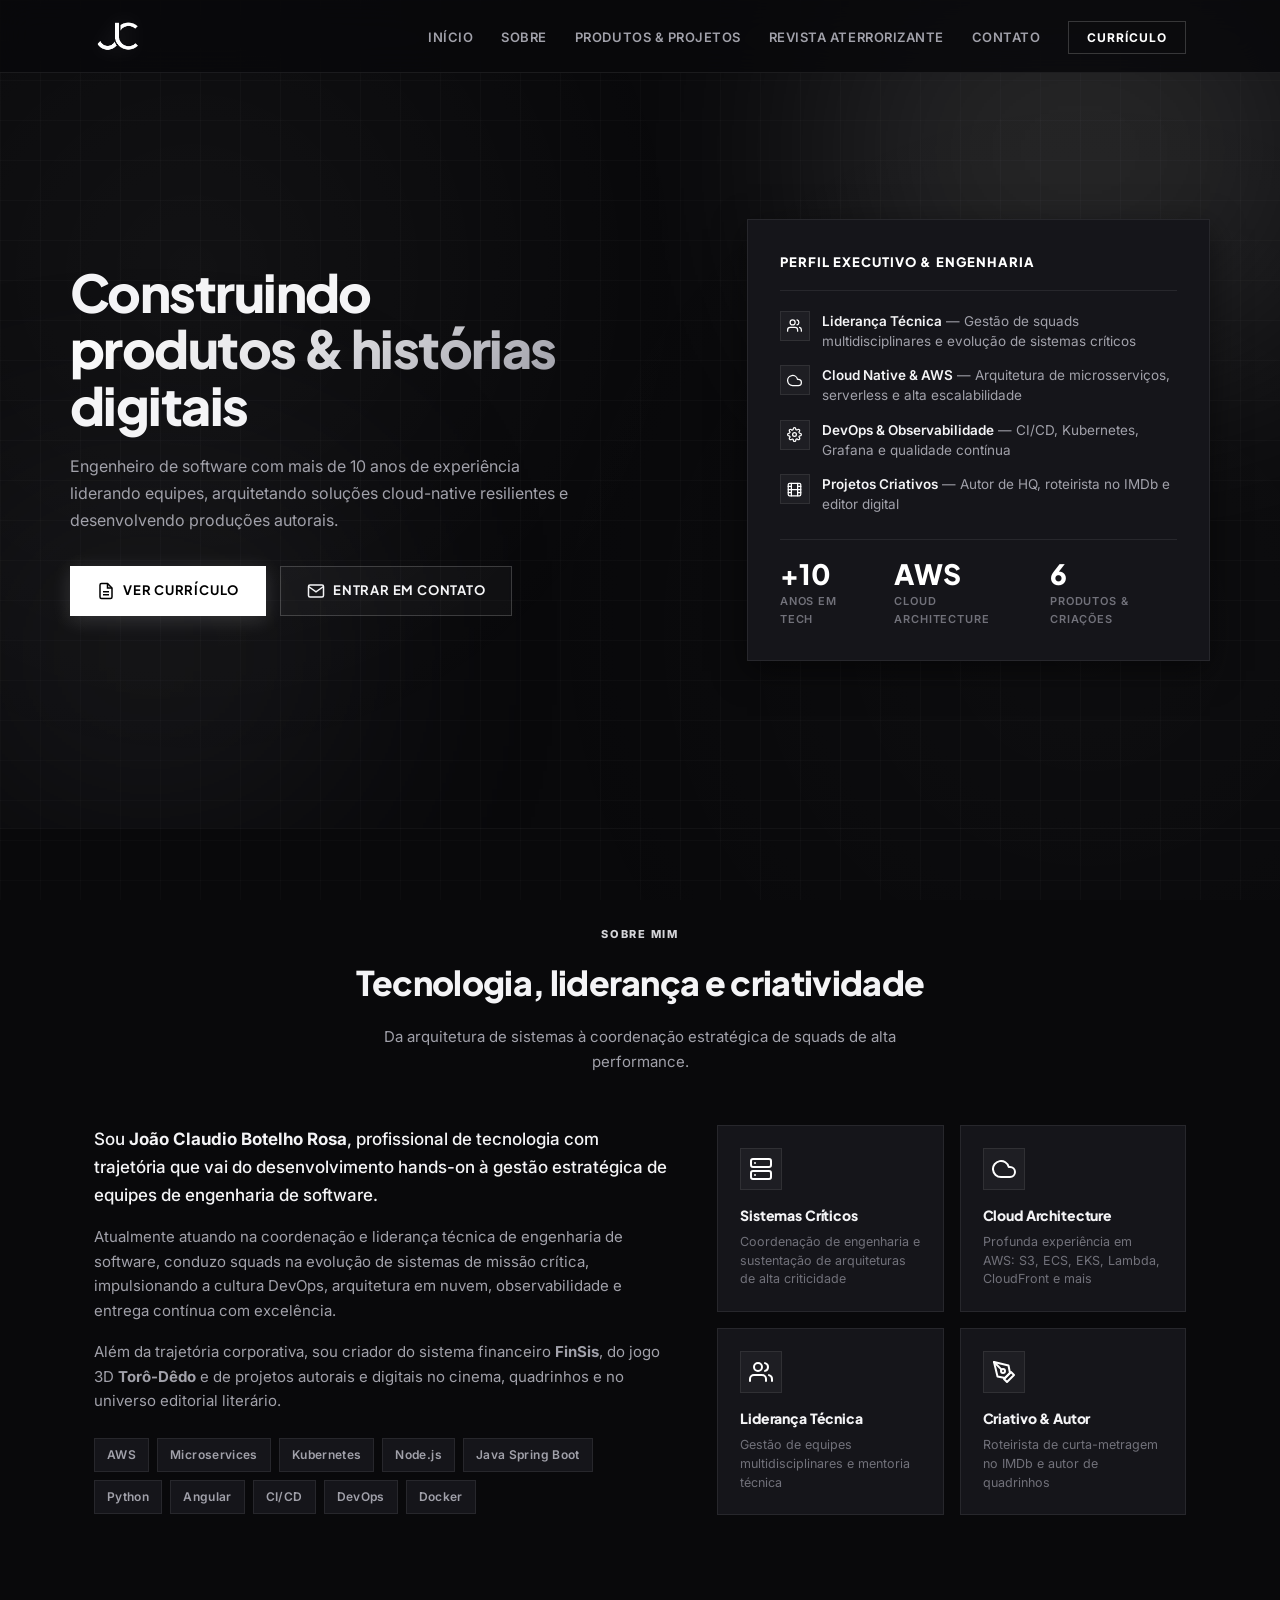
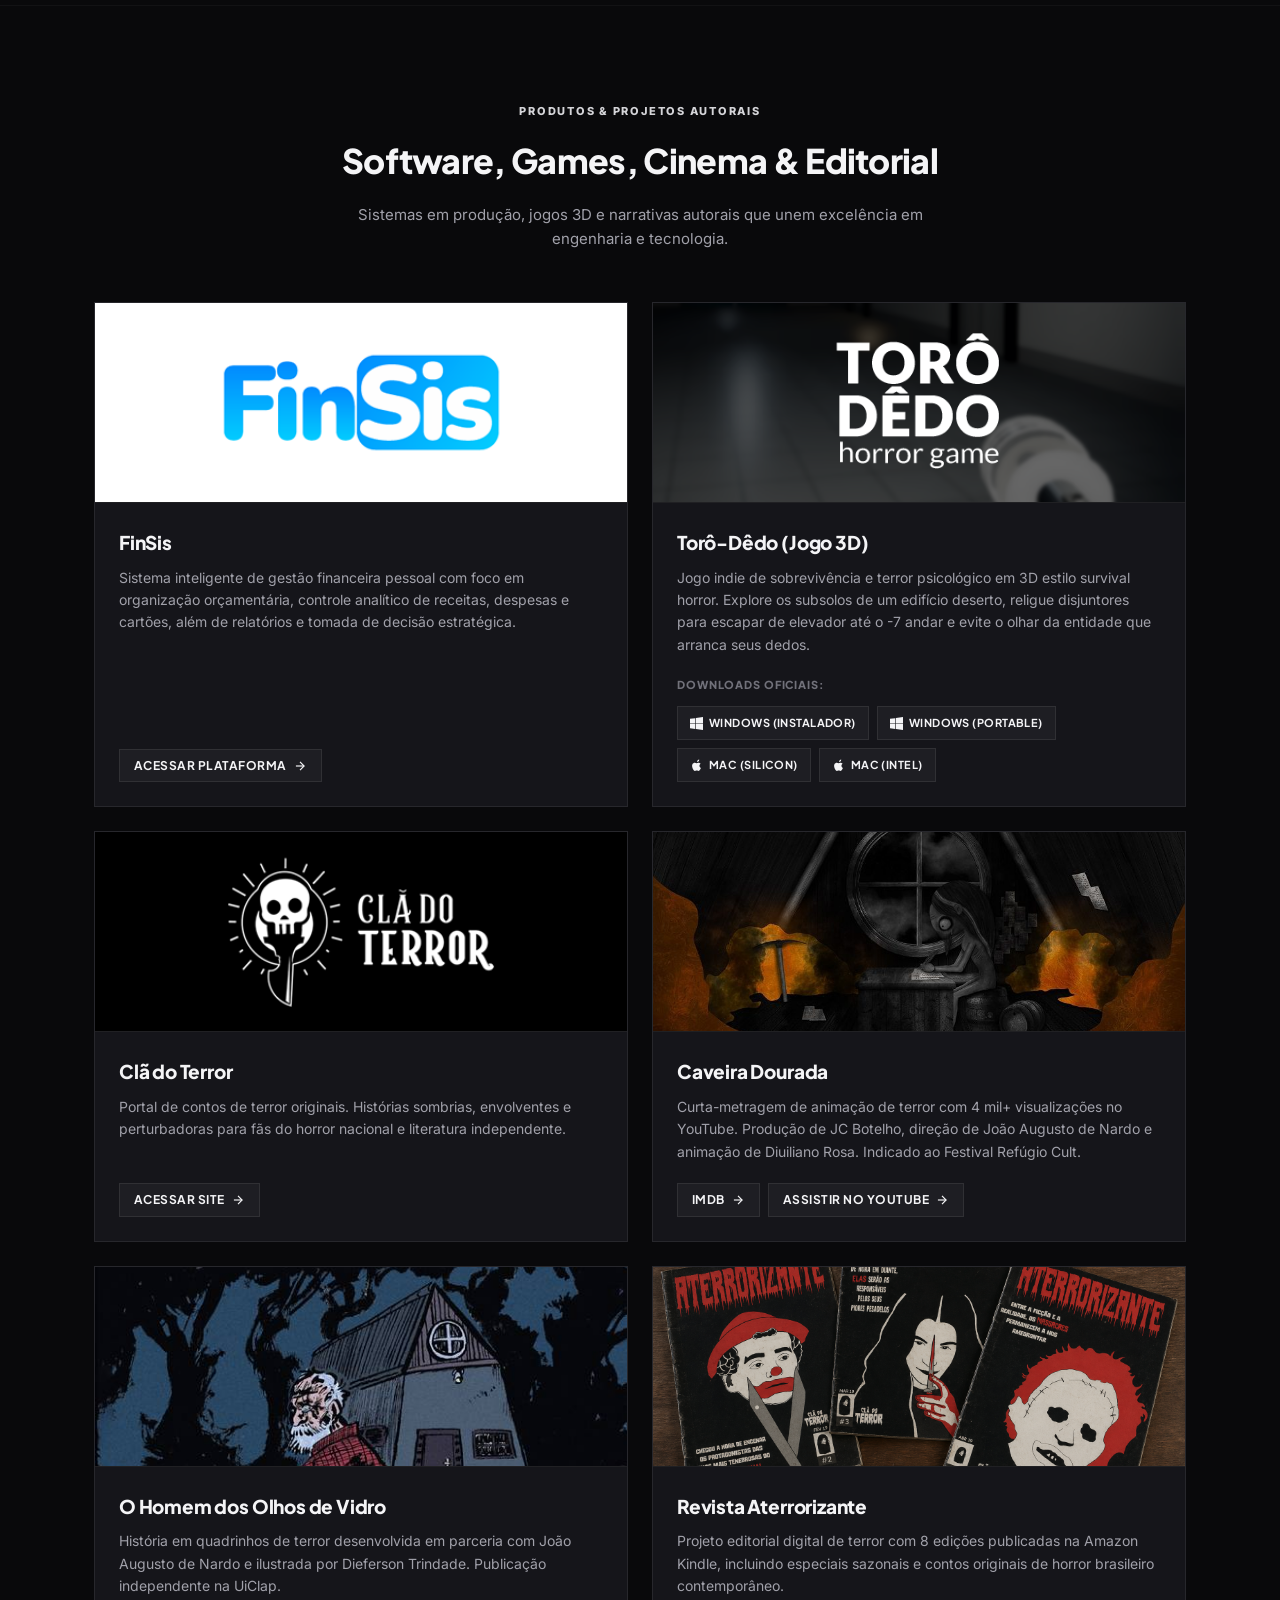
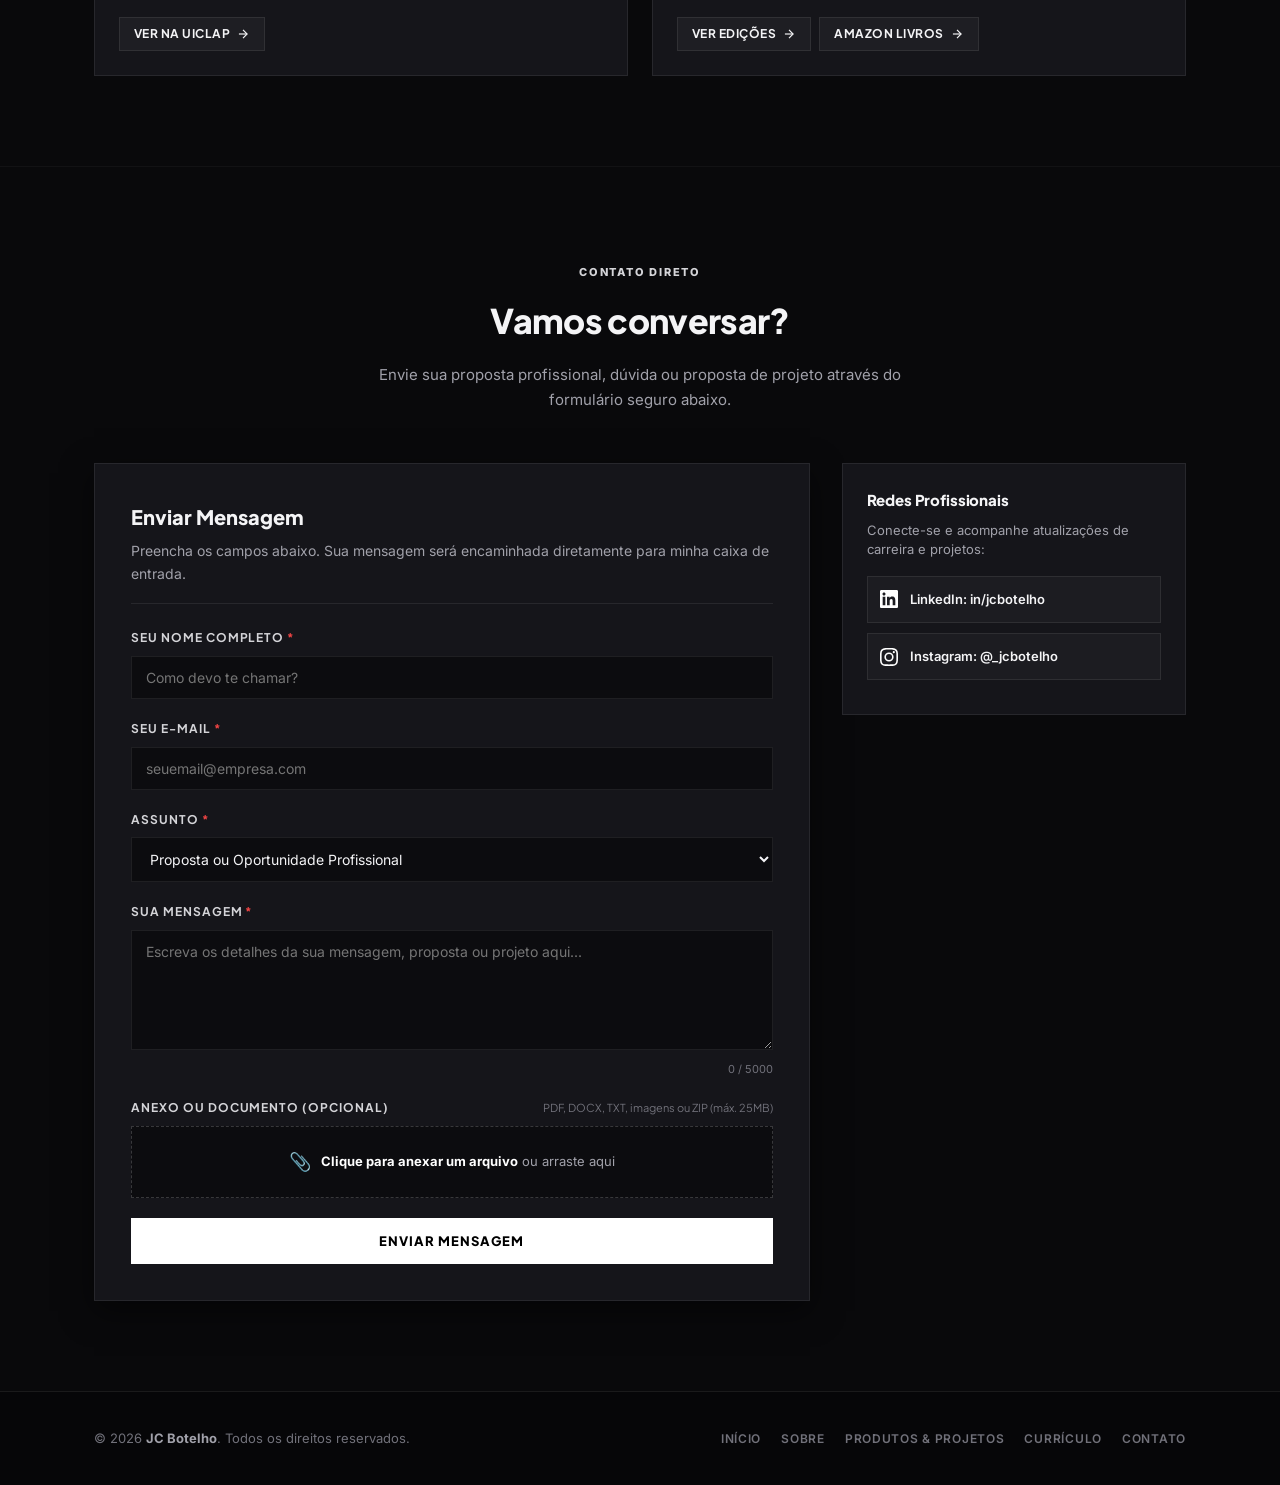
<file: index.html>
<!DOCTYPE html>
<html lang="pt-BR">

<head>
  <!-- Google tag (gtag.js) -->
  <script async src="https://www.googletagmanager.com/gtag/js?id=G-QG7CDPJR3G"></script>
  <script>
    window.dataLayer = window.dataLayer || [];
    function gtag() { dataLayer.push(arguments); }
    gtag('js', new Date());

    gtag('config', 'G-QG7CDPJR3G');
  </script>
  <meta charset="UTF-8">
  <meta name="viewport" content="width=device-width, initial-scale=1.0">
  <title>JC Botelho | Coordenador de Tecnologia, Engenheiro de Software &amp; Criador Digital</title>
  <meta name="description"
    content="João Claudio Botelho Rosa (JC Botelho) — Coordenador de Tecnologia e Engenheiro de Software com mais de 10 anos de experiência em AWS, microsserviços, DevOps, Kubernetes e liderança técnica. Criador do FinSis, do jogo Torô-Dêdo, do Clã do Terror, roteirista do curta Caveira Dourada (IMDb) e autor da HQ O Homem dos Olhos de Vidro.">
  <meta name="keywords"
    content="JC Botelho, João Claudio Botelho Rosa, coordenador de tecnologia, coordenador de sistemas, engenheiro de software, desenvolvedor full stack, AWS, Amazon Web Services, microsserviços, DevOps, Kubernetes, Docker, liderança técnica, arquitetura de software, cloud computing, FinSis, finsis.com.br, gestão financeira, Toro-Dedo, jogo toro-dedo, survival horror, indie game, Clã do Terror, cladoterror.com, Caveira Dourada, curta-metragem terror, O Homem dos Olhos de Vidro, HQ terror, Revista Aterrorizante, contos de terror, horror nacional, São Paulo, Brasil, FIAP MBA, UNIP Sistemas de Informação, Java Spring Boot, Node.js, Python, Angular, TypeScript, CI/CD, pipelines, observabilidade, Grafana, Prometheus">
  <meta name="author" content="João Claudio Botelho Rosa">
  <meta name="robots" content="index, follow, max-snippet:-1, max-image-preview:large, max-video-preview:-1">
  <link rel="canonical" href="https://jcbotelho.com/">

  <!-- Geo Tags -->
  <meta name="geo.region" content="BR-SP">
  <meta name="geo.placename" content="São Paulo, Brasil">
  <meta name="geo.position" content="-23.5505;-46.6333">
  <meta name="ICBM" content="-23.5505, -46.6333">

  <!-- Language -->
  <meta http-equiv="content-language" content="pt-BR">
  <link rel="alternate" hreflang="pt-BR" href="https://jcbotelho.com/">

  <!-- Open Graph -->
  <meta property="og:type" content="website">
  <meta property="og:title" content="JC Botelho — Coordenador de Tecnologia &amp; Engenheiro de Software">
  <meta property="og:description"
    content="Mais de 10 anos construindo soluções tecnológicas escaláveis, liderando equipes de engenharia de software e desenvolvendo produtos digitais como FinSis e o jogo Torô-Dêdo.">
  <meta property="og:url" content="https://jcbotelho.com/">
  <meta property="og:image" content="https://jcbotelho.com/assets/images/jc-botelho.jpeg">
  <meta property="og:image:width" content="800">
  <meta property="og:image:height" content="800">
  <meta property="og:image:alt" content="João Claudio Botelho Rosa — JC Botelho, Coordenador de Tecnologia">
  <meta property="og:locale" content="pt_BR">
  <meta property="og:site_name" content="JC Botelho">

  <!-- Twitter Card -->
  <meta name="twitter:card" content="summary_large_image">
  <meta name="twitter:title" content="JC Botelho — Coordenador de Tecnologia &amp; Engenheiro de Software">
  <meta name="twitter:description"
    content="Engenheiro de software com +10 anos. Coordenador de Tecnologia, criador do FinSis, do jogo Torô-Dêdo, Clã do Terror e produções autorais.">
  <meta name="twitter:image" content="https://jcbotelho.com/assets/images/jc-botelho.jpeg">
  <meta name="twitter:image:alt" content="JC Botelho — Coordenador de Tecnologia">

  <!-- Preconnect for performance -->
  <link rel="preconnect" href="https://fonts.googleapis.com">
  <link rel="preconnect" href="https://fonts.gstatic.com" crossorigin>

  <!-- Web Manifest & Favicon -->
  <link rel="manifest" href="site.webmanifest">
  <link rel="icon" type="image/svg+xml" href="favicon.svg">

  <!-- Schema.org JSON-LD: Person (primary) -->
  <script type="application/ld+json">
  {
    "@context": "https://schema.org",
    "@type": "Person",
    "@id": "https://jcbotelho.com/#person",
    "name": "João Claudio Botelho Rosa",
    "alternateName": ["JC Botelho", "J.C. Botelho", "João Claudio Botelho"],
    "url": "https://jcbotelho.com",
    "image": {
      "@type": "ImageObject",
      "url": "https://jcbotelho.com/assets/images/jc-botelho.jpeg",
      "width": 800,
      "height": 800
    },
    "description": "Coordenador de Tecnologia com mais de 10 anos de experiência em engenharia de software, AWS, DevOps e liderança técnica. Criador de projetos digitais e autor de produções criativas.",
    "jobTitle": "Coordenador de Sistemas / Líder Técnico",
    "alumniOf": [
      {
        "@type": "CollegeOrUniversity",
        "name": "FIAP — Faculdade de Informática e Administração Paulista",
        "url": "https://www.fiap.com.br"
      },
      {
        "@type": "CollegeOrUniversity",
        "name": "UNIP — Universidade Paulista",
        "url": "https://www.unip.br"
      }
    ],
    "knowsAbout": [
      "Engenharia de Software", "Arquitetura de Software", "Cloud Computing",
      "Amazon Web Services (AWS)", "Microservices", "DevOps", "CI/CD",
      "Kubernetes", "Docker", "Liderança Técnica", "Gestão de Equipes",
      "Java", "Spring Boot", "Node.js", "Python", "Angular", "TypeScript",
      "PostgreSQL", "DynamoDB", "MongoDB", "Redis",
      "Observabilidade", "Grafana", "Prometheus",
      "Scrum", "Kanban", "Agile", "Inteligência Artificial Generativa"
    ],
    "hasOccupation": {
      "@type": "Occupation",
      "name": "Coordenador de Sistemas / Engenheiro de Software",
      "occupationLocation": { "@type": "City", "name": "São Paulo, SP, Brasil" },
      "skills": "AWS, Microservices, Kubernetes, Docker, Java, Node.js, Python, Angular, CI/CD, DevOps, Liderança Técnica"
    },
    "address": {
      "@type": "PostalAddress",
      "addressLocality": "São Paulo",
      "addressRegion": "SP",
      "addressCountry": "BR"
    },
    "sameAs": [
      "https://www.linkedin.com/in/jcbotelho/",
      "https://www.imdb.com/pt/title/tt16481576/",
      "https://www.youtube.com/watch?v=0ENbkPBh1jo",
      "https://cladoterror.com",
      "https://finsis.com.br"
    ]
  }
  </script>

  <!-- Schema.org JSON-LD: WebSite (search/sitelinks) -->
  <script type="application/ld+json">
  {
    "@context": "https://schema.org",
    "@type": "WebSite",
    "@id": "https://jcbotelho.com/#website",
    "name": "JC Botelho — Site Oficial",
    "alternateName": "jcbotelho.com",
    "url": "https://jcbotelho.com",
    "description": "Site oficial de João Claudio Botelho Rosa (JC Botelho). Coordenador de Tecnologia, engenheiro de software, criador digital e autor.",
    "publisher": { "@id": "https://jcbotelho.com/#person" },
    "inLanguage": "pt-BR"
  }
  </script>

  <!-- Schema.org JSON-LD: BreadcrumbList -->
  <script type="application/ld+json">
  {
    "@context": "https://schema.org",
    "@type": "BreadcrumbList",
    "itemListElement": [
      { "@type": "ListItem", "position": 1, "name": "Início", "item": "https://jcbotelho.com/" },
      { "@type": "ListItem", "position": 2, "name": "Currículo", "item": "https://jcbotelho.com/curriculo.html" }
    ]
  }
  </script>

  <!-- Schema.org JSON-LD: WebApplication — FinSis -->
  <script type="application/ld+json">
  {
    "@context": "https://schema.org",
    "@type": "WebApplication",
    "name": "FinSis",
    "alternateName": "FinSis — Gestão Financeira Pessoal",
    "description": "Sistema de gestão financeira pessoal para controle analítico de receitas, despesas, cartões e planejamento orçamentário.",
    "url": "https://finsis.com.br",
    "applicationCategory": "FinanceApplication",
    "operatingSystem": "All",
    "author": { "@id": "https://jcbotelho.com/#person" }
  }
  </script>

  <!-- Schema.org JSON-LD: VideoGame — Torô-Dêdo -->
  <script type="application/ld+json">
  {
    "@context": "https://schema.org",
    "@type": "VideoGame",
    "name": "Torô-Dêdo",
    "alternateName": "Torô-Dêdo (v1-beta)",
    "description": "Jogo 3D de sobrevivência e terror psicológico onde o jogador deve religar disjuntores em subsolos escuros enquanto evita uma entidade observadora.",
    "url": "https://jcbotelho.com/#producoes",
    "image": "https://jcbotelho.com/assets/images/jogo-toro-dedo.png",
    "genre": ["Terror", "Survival Horror", "Indie Game"],
    "gamePlatform": ["Windows", "macOS"],
    "author": { "@id": "https://jcbotelho.com/#person" }
  }
  </script>

  <!-- Schema.org JSON-LD: CreativeWork — Caveira Dourada -->
  <script type="application/ld+json">
  {
    "@context": "https://schema.org",
    "@type": "Movie",
    "name": "Caveira Dourada",
    "alternateName": "Caveira Dourada — Curta-Metragem Animado de Terror",
    "description": "Curta-metragem de animação de terror com mais de 4 mil visualizações no YouTube. Produção de JC Botelho.",
    "url": "https://www.imdb.com/pt/title/tt16481576/",
    "image": "https://jcbotelho.com/assets/images/caveira-dourada-curta.jpeg",
    "dateCreated": "2021",
    "genre": ["Terror", "Animação", "Curta-metragem"],
    "inLanguage": "pt-BR",
    "author": { "@id": "https://jcbotelho.com/#person" },
    "director": { "@type": "Person", "name": "João Augusto de Nardo" },
    "producer": { "@id": "https://jcbotelho.com/#person" },
    "animator": { "@type": "Person", "name": "Diuiliano Rosa" },
    "video": {
      "@type": "VideoObject",
      "name": "CAVEIRA DOURADA | Curta-Metragem Animado de Terror (2021)",
      "description": "Curta-metragem animado de terror. Um minerador workaholic descobre um novo vício: a escrita.",
      "thumbnailUrl": "https://jcbotelho.com/assets/images/caveira-dourada-curta.jpeg",
      "uploadDate": "2021-11-01",
      "contentUrl": "https://www.youtube.com/watch?v=0ENbkPBh1jo",
      "embedUrl": "https://www.youtube.com/embed/0ENbkPBh1jo"
    },
    "sameAs": [
      "https://www.imdb.com/pt/title/tt16481576/",
      "https://www.youtube.com/watch?v=0ENbkPBh1jo",
      "https://bocadoinferno.com.br/cinema/2021/11/cla-do-terror-libera-o-curta-de-animacao-caveira-dourada-assista/"
    ]
  }
  </script>

  <!-- Schema.org JSON-LD: CreativeWork — O Homem dos Olhos de Vidro -->
  <script type="application/ld+json">
  {
    "@context": "https://schema.org",
    "@type": "ComicStory",
    "name": "O Homem dos Olhos de Vidro",
    "description": "História em quadrinhos de terror desenvolvida por J.C. Botelho, João Augusto de Nardo e Dieferson Trindade. Publicação independente.",
    "url": "https://loja.uiclap.com/titulo/ua33612/",
    "image": "https://jcbotelho.com/assets/images/o-homem-dos-olhos-de-vidro.jpeg",
    "genre": ["Terror", "HQ", "Horror"],
    "inLanguage": "pt-BR",
    "author": [
      { "@id": "https://jcbotelho.com/#person" },
      { "@type": "Person", "name": "João Augusto de Nardo" }
    ],
    "illustrator": { "@type": "Person", "name": "Dieferson Trindade" }
  }
  </script>

  <!-- Schema.org JSON-LD: CreativeWork — Revista Aterrorizante -->
  <script type="application/ld+json">
  {
    "@context": "https://schema.org",
    "@type": "Periodical",
    "name": "Revista Aterrorizante",
    "description": "Projeto editorial digital de terror com 8 edições publicadas na Amazon Kindle, incluindo especiais de Natal e Halloween. Contos originais de horror nacional brasileiro.",
    "url": "https://www.amazon.com.br/s?k=revista+aterrorizante",
    "genre": ["Terror", "Horror", "Contos"],
    "inLanguage": "pt-BR",
    "numberOfIssues": 8,
    "publisher": { "@id": "https://jcbotelho.com/#person" },
    "sameAs": "https://www.amazon.com.br/s?k=revista+aterrorizante"
  }
  </script>

  <link rel="stylesheet" href="styles.css?v=3.1">
</head>

<body>

  <div class="bg-grid"></div>

  <!-- NAVBAR -->
  <nav class="navbar" id="navbar">
    <div class="container navbar-inner">
      <a href="/" class="logo" aria-label="JC Botelho Página Inicial">
        <img src="assets/images/logo-jc-crop.png" alt="JC Monograma Logo" class="logo-img-main">
      </a>
      <button class="menu-toggle" id="menuToggle" aria-label="Abrir menu de navegação">☰</button>
      <ul class="nav-links" id="navLinks">
        <li><a href="#inicio">Início</a></li>
        <li><a href="#sobre">Sobre</a></li>
        <li><a href="#producoes">Produtos &amp; Projetos</a></li>
        <li><a href="revista-aterrorizante.html">Revista Aterrorizante</a></li>
        <li><a href="#contato">Contato</a></li>
        <li><a href="curriculo.html" class="nav-cta">Currículo</a></li>
      </ul>
    </div>
  </nav>

  <!-- HERO -->
  <section class="hero" id="inicio">
    <div class="hero-bg-orb"></div>
    <div class="hero-bg-orb"></div>
    <div class="container hero-inner">
      <div class="hero-content">
        <h1>
          Construindo<br>
          <span class="highlight">produtos &amp; histórias</span><br>
          digitais
        </h1>
        <p class="hero-description">
          Engenheiro de software com mais de 10 anos de experiência liderando equipes,
          arquitetando soluções cloud-native resilientes e desenvolvendo produções autorais.
        </p>
        <div class="hero-ctas">
          <a href="curriculo.html" class="btn btn-primary" id="hero-btn-curriculo">
            <svg width="18" height="18" viewBox="0 0 24 24" fill="none" stroke="currentColor" stroke-width="2">
              <path d="M14 2H6a2 2 0 0 0-2 2v16a2 2 0 0 0 2 2h12a2 2 0 0 0 2-2V8z" />
              <polyline points="14 2 14 8 20 8" />
              <line x1="16" y1="13" x2="8" y2="13" />
              <line x1="16" y1="17" x2="8" y2="17" />
            </svg>
            Ver Currículo
          </a>
          <a href="#contato" class="btn btn-outline" id="hero-btn-contato">
            <svg width="18" height="18" viewBox="0 0 24 24" fill="none" stroke="currentColor" stroke-width="2">
              <path d="M4 4h16c1.1 0 2 .9 2 2v12c0 1.1-.9 2-2 2H4c-1.1 0-2-.9-2-2V6c0-1.1.9-2 2-2z" />
              <polyline points="22,6 12,13 2,6" />
            </svg>
            Entrar em Contato
          </a>
        </div>
      </div>

      <div class="hero-tech-card">
        <div class="hero-card-header">
          <span class="hero-card-title">Perfil Executivo &amp; Engenharia</span>
        </div>
        <ul class="hero-card-list">
          <li>
            <span class="card-icon" aria-hidden="true">
              <svg width="15" height="15" viewBox="0 0 24 24" fill="none" stroke="currentColor" stroke-width="2"
                stroke-linecap="round" stroke-linejoin="round">
                <path d="M17 21v-2a4 4 0 0 0-4-4H5a4 4 0 0 0-4 4v2"></path>
                <circle cx="9" cy="7" r="4"></circle>
                <path d="M23 21v-2a4 4 0 0 0-3-3.87"></path>
                <path d="M16 3.13a4 4 0 0 1 0 7.75"></path>
              </svg>
            </span>
            <div><strong>Liderança Técnica</strong> — Gestão de squads multidisciplinares e evolução de sistemas
              críticos</div>
          </li>
          <li>
            <span class="card-icon" aria-hidden="true">
              <svg width="15" height="15" viewBox="0 0 24 24" fill="none" stroke="currentColor" stroke-width="2"
                stroke-linecap="round" stroke-linejoin="round">
                <path d="M18 10h-1.26A8 8 0 1 0 9 20h9a5 5 0 0 0 0-10z"></path>
              </svg>
            </span>
            <div><strong>Cloud Native &amp; AWS</strong> — Arquitetura de microsserviços, serverless e alta
              escalabilidade</div>
          </li>
          <li>
            <span class="card-icon" aria-hidden="true">
              <svg width="15" height="15" viewBox="0 0 24 24" fill="none" stroke="currentColor" stroke-width="2"
                stroke-linecap="round" stroke-linejoin="round">
                <circle cx="12" cy="12" r="3"></circle>
                <path
                  d="M19.4 15a1.65 1.65 0 0 0 .33 1.82l.06.06a2 2 0 0 1 0 2.83 2 2 0 0 1-2.83 0l-.06-.06a1.65 1.65 0 0 0-1.82-.33 1.65 1.65 0 0 0-1 1.51V21a2 2 0 0 1-2 2 2 2 0 0 1-2-2v-.09A1.65 1.65 0 0 0 9 19.4a1.65 1.65 0 0 0-1.82.33l-.06.06a2 2 0 0 1-2.83 0 2 2 0 0 1 0-2.83l.06-.06a1.65 1.65 0 0 0 .33-1.82 1.65 1.65 0 0 0-1.51-1H3a2 2 0 0 1-2-2 2 2 0 0 1 2-2h.09A1.65 1.65 0 0 0 4.6 9a1.65 1.65 0 0 0-.33-1.82l-.06-.06a2 2 0 0 1 0-2.83 2 2 0 0 1 2.83 0l.06.06a1.65 1.65 0 0 0 1.82.33H9a1.65 1.65 0 0 0 1-1.51V3a2 2 0 0 1 2-2 2 2 0 0 1 2 2v.09a1.65 1.65 0 0 0 1 1.51 1.65 1.65 0 0 0 1.82-.33l.06-.06a2 2 0 0 1 2.83 0 2 2 0 0 1 0 2.83l-.06.06a1.65 1.65 0 0 0-.33 1.82V9a1.65 1.65 0 0 0 1.51 1H21a2 2 0 0 1 2 2 2 2 0 0 1-2 2h-.09a1.65 1.65 0 0 0-1.51 1z">
                </path>
              </svg>
            </span>
            <div><strong>DevOps &amp; Observabilidade</strong> — CI/CD, Kubernetes, Grafana e qualidade contínua</div>
          </li>
          <li>
            <span class="card-icon" aria-hidden="true">
              <svg width="15" height="15" viewBox="0 0 24 24" fill="none" stroke="currentColor" stroke-width="2"
                stroke-linecap="round" stroke-linejoin="round">
                <rect x="2" y="2" width="20" height="20" rx="2.18" ry="2.18"></rect>
                <line x1="7" y1="2" x2="7" y2="22"></line>
                <line x1="17" y1="2" x2="17" y2="22"></line>
                <line x1="2" y1="12" x2="22" y2="12"></line>
                <line x1="2" y1="7" x2="7" y2="7"></line>
                <line x1="2" y1="17" x2="7" y2="17"></line>
                <line x1="17" y1="17" x2="22" y2="17"></line>
                <line x1="17" y1="7" x2="22" y2="7"></line>
              </svg>
            </span>
            <div><strong>Projetos Criativos</strong> — Autor de HQ, roteirista no IMDb e editor digital</div>
          </li>
        </ul>
        <div class="hero-stats">
          <div class="stat-item">
            <div class="stat-number">+10</div>
            <div class="stat-label">Anos em Tech</div>
          </div>
          <div class="stat-item">
            <div class="stat-number">AWS</div>
            <div class="stat-label">Cloud Architecture</div>
          </div>
          <div class="stat-item">
            <div class="stat-number">6</div>
            <div class="stat-label">Produtos &amp; Criações</div>
          </div>
        </div>
      </div>
    </div>
  </section>

  <!-- SOBRE -->
  <section class="section" id="sobre">
    <div class="container">
      <div class="section-header">
        <div class="section-tag">Sobre mim</div>
        <h2 class="section-title">Tecnologia, liderança e criatividade</h2>
        <p class="section-subtitle">
          Da arquitetura de sistemas à coordenação estratégica de squads de alta performance.
        </p>
      </div>
      <div class="about-grid fade-in">
        <div class="about-text">
          <p>
            Sou <strong>João Claudio Botelho Rosa</strong>, profissional de tecnologia com trajetória que
            vai do desenvolvimento hands-on à gestão estratégica de equipes de engenharia de software.
          </p>
          <p>
            Atualmente atuando na coordenação e liderança técnica de engenharia de software, conduzo squads
            na evolução de sistemas de missão crítica, impulsionando a cultura DevOps, arquitetura em nuvem,
            observabilidade e entrega contínua com excelência.
          </p>
          <p>
            Além da trajetória corporativa, sou criador do sistema financeiro <strong>FinSis</strong>, do jogo 3D <strong>Torô-Dêdo</strong> e de projetos autorais e digitais no cinema, quadrinhos
            e no universo editorial literário.
          </p>
          <div class="tech-chips">
            <span class="chip">AWS</span>
            <span class="chip">Microservices</span>
            <span class="chip">Kubernetes</span>
            <span class="chip">Node.js</span>
            <span class="chip">Java Spring Boot</span>
            <span class="chip">Python</span>
            <span class="chip">Angular</span>
            <span class="chip">CI/CD</span>
            <span class="chip">DevOps</span>
            <span class="chip">Docker</span>
          </div>
        </div>
        <div class="about-highlights">
          <div class="highlight-card">
            <div class="icon">
              <svg width="24" height="24" viewBox="0 0 24 24" fill="none" stroke="currentColor" stroke-width="2"
                stroke-linecap="round" stroke-linejoin="round">
                <rect x="2" y="2" width="20" height="8" rx="2" ry="2"></rect>
                <rect x="2" y="14" width="20" height="8" rx="2" ry="2"></rect>
                <line x1="6" y1="6" x2="6.01" y2="6"></line>
                <line x1="6" y1="18" x2="6.01" y2="18"></line>
              </svg>
            </div>
            <h3>Sistemas Críticos</h3>
            <p>Coordenação de engenharia e sustentação de arquiteturas de alta criticidade</p>
          </div>
          <div class="highlight-card">
            <div class="icon">
              <svg width="24" height="24" viewBox="0 0 24 24" fill="none" stroke="currentColor" stroke-width="2"
                stroke-linecap="round" stroke-linejoin="round">
                <path d="M18 10h-1.26A8 8 0 1 0 9 20h9a5 5 0 0 0 0-10z"></path>
              </svg>
            </div>
            <h3>Cloud Architecture</h3>
            <p>Profunda experiência em AWS: S3, ECS, EKS, Lambda, CloudFront e mais</p>
          </div>
          <div class="highlight-card">
            <div class="icon">
              <svg width="24" height="24" viewBox="0 0 24 24" fill="none" stroke="currentColor" stroke-width="2"
                stroke-linecap="round" stroke-linejoin="round">
                <path d="M17 21v-2a4 4 0 0 0-4-4H5a4 4 0 0 0-4 4v2"></path>
                <circle cx="9" cy="7" r="4"></circle>
                <path d="M23 21v-2a4 4 0 0 0-3-3.87"></path>
                <path d="M16 3.13a4 4 0 0 1 0 7.75"></path>
              </svg>
            </div>
            <h3>Liderança Técnica</h3>
            <p>Gestão de equipes multidisciplinares e mentoria técnica</p>
          </div>
          <div class="highlight-card">
            <div class="icon">
              <svg width="24" height="24" viewBox="0 0 24 24" fill="none" stroke="currentColor" stroke-width="2"
                stroke-linecap="round" stroke-linejoin="round">
                <path d="M12 19l7-7 3 3-7 7-3-3z"></path>
                <path d="M18 13l-1.5-7.5L2 2l3.5 14.5L13 18l5-5z"></path>
                <path d="M2 2l7.586 7.586"></path>
                <circle cx="11" cy="11" r="2"></circle>
              </svg>
            </div>
            <h3>Criativo &amp; Autor</h3>
            <p>Roteirista de curta-metragem no IMDb e autor de quadrinhos</p>
          </div>
        </div>
      </div>
    </div>
  </section>

  <!-- PRODUÇÕES & PRODUTOS DIGITAIS -->
  <section class="section" id="producoes">
    <div class="container">
      <div class="section-header">
        <div class="section-tag">Produtos &amp; Projetos Autorais</div>
        <h2 class="section-title">Software, Games, Cinema &amp; Editorial</h2>
        <p class="section-subtitle">
          Sistemas em produção, jogos 3D e narrativas autorais que unem excelência em engenharia e tecnologia.
        </p>
      </div>
      <div class="productions-grid">
        <!-- FinSis -->
        <article class="production-card fade-in">
          <div class="production-img">
            <img src="assets/images/logo-finsis.png"
              alt="FinSis — Sistema Inteligente de Gestão Financeira Pessoal" loading="lazy">
          </div>
          <div class="production-content">
            <h3>FinSis</h3>
            <p>Sistema inteligente de gestão financeira pessoal com foco em organização orçamentária, controle analítico de receitas, despesas e cartões, além de relatórios e tomada de decisão estratégica.</p>
            <div class="production-links">
              <a href="https://finsis.com.br" target="_blank" rel="noopener" aria-label="Acessar plataforma FinSis">
                Acessar plataforma
                <svg width="14" height="14" viewBox="0 0 24 24" fill="none" stroke="currentColor" stroke-width="2" aria-hidden="true">
                  <line x1="5" y1="12" x2="19" y2="12" />
                  <polyline points="12 5 19 12 12 19" />
                </svg>
              </a>
            </div>
          </div>
        </article>

        <!-- Torô-Dêdo -->
        <article class="production-card fade-in">
          <div class="production-img">
            <img src="assets/images/jogo-toro-dedo.png"
              alt="Torô-Dêdo — Jogo 3D de Sobrevivência e Terror Psicológico" loading="lazy">
          </div>
          <div class="production-content">
            <h3>Torô-Dêdo (Jogo 3D)</h3>
            <p>Jogo indie de sobrevivência e terror psicológico em 3D estilo survival horror. Explore os subsolos de um edifício deserto, religue disjuntores para escapar de elevador até o -7 andar e evite o olhar da entidade que arranca seus dedos.</p>
            <div class="production-links">
              <span class="download-group-label">Downloads Oficiais:</span>
              <a href="downloads/toro-dedo/Toro-Dedo-v1-beta-Instalador.exe" download="Toro-Dedo-v1-beta-Instalador.exe" class="btn-download-action" title="Baixar Instalador para Windows (.exe — 60 MB)" aria-label="Baixar Torô-Dêdo Instalador para Windows">
                <svg width="13" height="13" viewBox="0 0 24 24" fill="currentColor" aria-hidden="true">
                  <path d="M0 3.449L9.75 2.1v9.451H0m10.949-9.602L24 0v11.4H10.949M0 12.6h9.75v9.451L0 20.699M10.949 12.6H24V24l-12.951-1.801"/>
                </svg>
                Windows (Instalador)
              </a>
              <a href="downloads/toro-dedo/Toro-Dedo-v1-beta-Portable.exe" download="Toro-Dedo-v1-beta-Portable.exe" class="btn-download-action" title="Baixar Versão Portátil para Windows (.exe — 60 MB)" aria-label="Baixar Torô-Dêdo Versão Portátil para Windows">
                <svg width="13" height="13" viewBox="0 0 24 24" fill="currentColor" aria-hidden="true">
                  <path d="M0 3.449L9.75 2.1v9.451H0m10.949-9.602L24 0v11.4H10.949M0 12.6h9.75v9.451L0 20.699M10.949 12.6H24V24l-12.951-1.801"/>
                </svg>
                Windows (Portable)
              </a>
              <a href="downloads/toro-dedo/Toro-Dedo-v1-beta-Mac-Portable-arm64.zip" download="Toro-Dedo-v1-beta-Mac-Portable-arm64.zip" class="btn-download-action" title="Baixar para Apple Silicon Mac M1/M2/M3/M4 (.zip — 85 MB)" aria-label="Baixar Torô-Dêdo para Mac Silicon">
                <svg width="13" height="13" viewBox="0 0 24 24" fill="currentColor" aria-hidden="true">
                  <path d="M18.71 19.5c-.83 1.24-1.71 2.45-3.05 2.47-1.34.03-1.77-.79-3.29-.79-1.53 0-2 .77-3.27.82-1.31.05-2.3-1.32-3.14-2.53C4.25 17 2.94 12.45 4.7 9.39c.87-1.52 2.43-2.48 4.12-2.51 1.28-.02 2.5.87 3.29.87.78 0 2.26-1.07 3.81-.91.65.03 2.47.26 3.64 1.98-.09.06-2.17 1.28-2.15 3.81.03 3.02 2.65 4.03 2.68 4.04-.03.07-.42 1.44-1.38 2.83M15.97 4.16c.66-.82 1.11-1.96.99-3.1-.96.04-2.12.64-2.8 1.44-.6.69-1.12 1.83-.98 2.94 1.07.08 2.14-.55 2.79-1.28"/>
                </svg>
                Mac (Silicon)
              </a>
              <a href="downloads/toro-dedo/Toro-Dedo-v1-beta-Mac-Portable-x64.zip" download="Toro-Dedo-v1-beta-Mac-Portable-x64.zip" class="btn-download-action" title="Baixar para Mac Intel x64 (.zip — 89 MB)" aria-label="Baixar Torô-Dêdo para Mac Intel">
                <svg width="13" height="13" viewBox="0 0 24 24" fill="currentColor" aria-hidden="true">
                  <path d="M18.71 19.5c-.83 1.24-1.71 2.45-3.05 2.47-1.34.03-1.77-.79-3.29-.79-1.53 0-2 .77-3.27.82-1.31.05-2.3-1.32-3.14-2.53C4.25 17 2.94 12.45 4.7 9.39c.87-1.52 2.43-2.48 4.12-2.51 1.28-.02 2.5.87 3.29.87.78 0 2.26-1.07 3.81-.91.65.03 2.47.26 3.64 1.98-.09.06-2.17 1.28-2.15 3.81.03 3.02 2.65 4.03 2.68 4.04-.03.07-.42 1.44-1.38 2.83M15.97 4.16c.66-.82 1.11-1.96.99-3.1-.96.04-2.12.64-2.8 1.44-.6.69-1.12 1.83-.98 2.94 1.07.08 2.14-.55 2.79-1.28"/>
                </svg>
                Mac (Intel)
              </a>
            </div>
          </div>
        </article>

        <!-- Clã do Terror -->
        <article class="production-card fade-in">
          <div class="production-img">
            <img src="assets/images/logo-cladoterror.png"
              alt="Clã do Terror — Portal de contos de terror originais por JC Botelho" loading="lazy">
          </div>
          <div class="production-content">
            <h3>Clã do Terror</h3>
            <p>Portal de contos de terror originais. Histórias sombrias, envolventes e perturbadoras para fãs do horror
              nacional e literatura independente.</p>
            <div class="production-links">
              <a href="https://cladoterror.com" target="_blank" rel="noopener">
                Acessar site
                <svg width="14" height="14" viewBox="0 0 24 24" fill="none" stroke="currentColor" stroke-width="2">
                  <line x1="5" y1="12" x2="19" y2="12" />
                  <polyline points="12 5 19 12 12 19" />
                </svg>
              </a>
            </div>
          </div>
        </article>

        <!-- Caveira Dourada -->
        <article class="production-card fade-in">
          <div class="production-img">
            <img src="assets/images/caveira-dourada-curta.jpeg"
              alt="Caveira Dourada — Curta-metragem de animação de terror escrito por JC Botelho" loading="lazy">
          </div>
          <div class="production-content">
            <h3>Caveira Dourada</h3>
            <p>Curta-metragem de animação de terror com 4 mil+ visualizações no YouTube. Produção de JC Botelho, direção
              de João Augusto de Nardo e animação de Diuiliano Rosa. Indicado ao Festival Refúgio Cult.</p>
            <div class="production-links">
              <a href="https://www.imdb.com/pt/title/tt16481576/" target="_blank" rel="noopener">
                IMDb
                <svg width="14" height="14" viewBox="0 0 24 24" fill="none" stroke="currentColor" stroke-width="2">
                  <line x1="5" y1="12" x2="19" y2="12" />
                  <polyline points="12 5 19 12 12 19" />
                </svg>
              </a>
              <a href="https://www.youtube.com/watch?v=0ENbkPBh1jo" target="_blank" rel="noopener">
                Assistir no YouTube
                <svg width="14" height="14" viewBox="0 0 24 24" fill="none" stroke="currentColor" stroke-width="2">
                  <line x1="5" y1="12" x2="19" y2="12" />
                  <polyline points="12 5 19 12 12 19" />
                </svg>
              </a>
            </div>
          </div>
        </article>

        <!-- O Homem dos Olhos de Vidro -->
        <article class="production-card fade-in">
          <div class="production-img">
            <img src="assets/images/o-homem-dos-olhos-de-vidro.jpeg"
              alt="O Homem dos Olhos de Vidro — HQ de terror por J.C. Botelho, João Augusto de Nardo e Dieferson Trindade"
              loading="lazy">
          </div>
          <div class="production-content">
            <h3>O Homem dos Olhos de Vidro</h3>
            <p>História em quadrinhos de terror desenvolvida em parceria com João Augusto de Nardo e ilustrada por
              Dieferson Trindade. Publicação independente na UiClap.</p>
            <div class="production-links">
              <a href="https://loja.uiclap.com/titulo/ua33612/" target="_blank" rel="noopener">
                Ver na UiClap
                <svg width="14" height="14" viewBox="0 0 24 24" fill="none" stroke="currentColor" stroke-width="2">
                  <line x1="5" y1="12" x2="19" y2="12" />
                  <polyline points="12 5 19 12 12 19" />
                </svg>
              </a>
            </div>
          </div>
        </article>

        <!-- Revista Aterrorizante -->
        <article class="production-card fade-in">
          <div class="production-img">
            <img src="assets/images/revista-aterrorizante.png"
              alt="Revista Aterrorizante — Projeto editorial de terror digital por JC Botelho" loading="lazy">
          </div>
          <div class="production-content">
            <h3>Revista Aterrorizante</h3>
            <p>Projeto editorial digital de terror com 8 edições publicadas na Amazon Kindle, incluindo especiais
              sazonais e contos originais de horror brasileiro contemporâneo.</p>
            <div class="production-links">
              <a href="revista-aterrorizante.html">
                Ver edições
                <svg width="14" height="14" viewBox="0 0 24 24" fill="none" stroke="currentColor" stroke-width="2">
                  <line x1="5" y1="12" x2="19" y2="12" />
                  <polyline points="12 5 19 12 12 19" />
                </svg>
              </a>
              <a href="https://www.amazon.com.br/s?k=revista+aterrorizante" target="_blank" rel="noopener">
                Amazon Livros
                <svg width="14" height="14" viewBox="0 0 24 24" fill="none" stroke="currentColor" stroke-width="2">
                  <line x1="5" y1="12" x2="19" y2="12" />
                  <polyline points="12 5 19 12 12 19" />
                </svg>
              </a>
            </div>
          </div>
        </article>
      </div>
    </div>
  </section>

  <!-- CONTATO (Formulário Integrado & Seguro) -->
  <section class="section" id="contato">
    <div class="container">
      <div class="section-header">
        <div class="section-tag">Contato Direto</div>
        <h2 class="section-title">Vamos conversar?</h2>
        <p class="section-subtitle">
          Envie sua proposta profissional, dúvida ou proposta de projeto através do formulário seguro abaixo.
        </p>
      </div>

      <div class="contact-layout-grid fade-in">

        <!-- Formulário -->
        <div class="contact-card-box">
          <div class="contact-card-box-header">
            <h3>Enviar Mensagem</h3>
            <p>Preencha os campos abaixo. Sua mensagem será encaminhada diretamente para minha caixa de entrada.</p>
          </div>

          <form id="jc-contact-form" novalidate>
            <div class="form-group">
              <label for="contact-name">Seu Nome Completo <span class="required">*</span></label>
              <input type="text" id="contact-name" name="nome" placeholder="Como devo te chamar?" required minlength="2"
                maxlength="100">
            </div>

            <div class="form-group">
              <label for="contact-email">Seu E-mail <span class="required">*</span></label>
              <input type="email" id="contact-email" name="email" placeholder="seuemail@empresa.com" required>
            </div>

            <div class="form-group">
              <label for="contact-subject">Assunto <span class="required">*</span></label>
              <select id="contact-subject" name="assunto" required>
                <option value="Proposta ou Oportunidade Profissional">Proposta ou Oportunidade Profissional</option>
                <option value="Consultoria / Parceria Técnica">Consultoria / Parceria Técnica</option>
                <option value="Projetos Criativos (Cinema, HQ, Editorial)">Projetos Criativos (Cinema, HQ, Editorial)
                </option>
                <option value="Mentoria ou Liderança de Engenharia">Mentoria / Liderança de Engenharia</option>
                <option value="Outro Assunto">Outro Assunto</option>
              </select>
            </div>

            <div class="form-group">
              <label for="contact-message">Sua Mensagem <span class="required">*</span></label>
              <textarea id="contact-message" name="mensagem" rows="5"
                placeholder="Escreva os detalhes da sua mensagem, proposta ou projeto aqui..." required minlength="5"
                maxlength="5000"></textarea>
              <span class="char-counter" id="char-counter">0 / 5000</span>
            </div>

            <!-- ANEXO OPCIONAL -->
            <div class="form-group file-upload-group">
              <label for="contact-attachment" class="file-upload-label">
                <span>Anexo ou Documento (opcional)</span>
                <span class="file-upload-hint">PDF, DOCX, TXT, imagens ou ZIP (máx. 25MB)</span>
              </label>

              <div class="file-dropzone" id="file-dropzone">
                <input type="file" id="contact-attachment" name="anexo" class="file-input-hidden"
                  accept=".pdf,.doc,.docx,.txt,.rtf,.odt,.epub,.md,.png,.jpg,.jpeg,.webp,.gif,.zip,.rar,.7z">

                <div class="dropzone-prompt" id="dropzone-prompt">
                  <span class="dropzone-icon">📎</span>
                  <div class="dropzone-text">
                    <strong>Clique para anexar um arquivo</strong> ou arraste aqui
                  </div>
                </div>

                <div class="file-selected-info" id="file-selected-info" style="display: none;">
                  <span class="file-icon" id="file-type-icon">📄</span>
                  <div class="file-meta">
                    <span class="file-name" id="file-name-display">arquivo.pdf</span>
                    <span class="file-size" id="file-size-display">0 KB</span>
                  </div>
                  <button type="button" class="file-remove-btn" id="file-remove-btn" title="Remover anexo"
                    aria-label="Remover anexo">✕</button>
                </div>
              </div>
            </div>

            <div id="contact-alert" class="contact-alert" style="display: none;"></div>

            <button type="submit" id="contact-submit-btn" class="contact-submit-btn">
              <span class="btn-text">Enviar Mensagem</span>
              <span class="btn-spinner" style="display: none;">Enviando...</span>
            </button>
          </form>
        </div>

        <!-- Sidebar / Canais Profissionais -->
        <aside class="contact-sidebar">
          <div class="contact-sidebar-card">
            <h3>Redes Profissionais</h3>
            <p>Conecte-se e acompanhe atualizações de carreira e projetos:</p>

            <a href="https://www.linkedin.com/in/jcbotelho/" target="_blank" rel="noopener" class="sidebar-social-link"
              id="contact-linkedin">
              <svg viewBox="0 0 24 24" fill="currentColor">
                <path
                  d="M20.447 20.452h-3.554v-5.569c0-1.328-.027-3.037-1.852-3.037-1.853 0-2.136 1.445-2.136 2.939v5.667H9.351V9h3.414v1.561h.046c.477-.9 1.637-1.85 3.37-1.85 3.601 0 4.267 2.37 4.267 5.455v6.286zM5.337 7.433c-1.144 0-2.063-.926-2.063-2.065 0-1.138.92-2.063 2.063-2.063 1.14 0 2.064.925 2.064 2.063 0 1.139-.925 2.065-2.064 2.065zm1.782 13.019H3.555V9h3.564v11.452zM22.225 0H1.771C.792 0 0 .774 0 1.729v20.542C0 23.227.792 24 1.771 24h20.451C23.2 24 24 23.227 24 22.271V1.729C24 .774 23.2 0 22.222 0h.003z" />
              </svg>
              <span>LinkedIn: in/jcbotelho</span>
            </a>

            <a href="https://www.instagram.com/_jcbotelho/" target="_blank" rel="noopener" class="sidebar-social-link"
              id="contact-instagram">
              <svg viewBox="0 0 24 24" fill="currentColor">
                <path
                  d="M12 2.163c3.204 0 3.584.012 4.85.07 3.252.148 4.771 1.691 4.919 4.919.058 1.265.069 1.645.069 4.849 0 3.205-.012 3.584-.069 4.849-.149 3.225-1.664 4.771-4.919 4.919-1.266.058-1.644.07-4.85.07-3.204 0-3.584-.012-4.849-.07-3.26-.149-4.771-1.699-4.919-4.92-.058-1.265-.07-1.644-.07-4.849 0-3.204.013-3.583.07-4.849.149-3.227 1.664-4.771 4.919-4.919 1.266-.057 1.645-.069 4.849-.069zM12 0C8.741 0 8.333.014 7.053.072 2.695.272.273 2.69.073 7.052.014 8.333 0 8.741 0 12c0 3.259.014 3.668.072 4.948.2 4.358 2.618 6.78 6.98 6.98C8.333 23.986 8.741 24 12 24c3.259 0 3.668-.014 4.948-.072 4.354-.2 6.782-2.618 6.979-6.98.059-1.28.073-1.689.073-4.948 0-3.259-.014-3.667-.072-4.947-.196-4.354-2.617-6.78-6.979-6.98C15.668.014 15.259 0 12 0zm0 5.838a6.162 6.162 0 100 12.324 6.162 6.162 0 000-12.324zM12 16a4 4 0 110-8 4 4 0 010 8zm6.406-11.845a1.44 1.44 0 100 2.881 1.44 1.44 0 000-2.881z" />
              </svg>
              <span>Instagram: @_jcbotelho</span>
            </a>
          </div>
        </aside>

      </div>
    </div>
  </section>

  <!-- FOOTER -->
  <footer class="footer">
    <div class="container footer-inner">
      <div class="footer-text">© 2026 <strong>JC Botelho</strong>. Todos os direitos reservados.</div>
      <div class="footer-links">
        <a href="#inicio">Início</a>
        <a href="#sobre">Sobre</a>
        <a href="#producoes">Produtos &amp; Projetos</a>
        <a href="curriculo.html">Currículo</a>
        <a href="#contato">Contato</a>
      </div>
    </div>
  </footer>

  <script>
    // Mobile menu toggle
    document.getElementById('menuToggle').addEventListener('click', () => {
      document.getElementById('navLinks').classList.toggle('active');
    });

    // Scroll animations
    const observer = new IntersectionObserver((entries) => {
      entries.forEach(entry => {
        if (entry.isIntersecting) {
          entry.target.classList.add('visible');
        }
      });
    }, { threshold: 0.1 });

    document.querySelectorAll('.fade-in').forEach(el => observer.observe(el));

    // Navbar background on scroll
    window.addEventListener('scroll', () => {
      const navbar = document.getElementById('navbar');
      if (window.scrollY > 50) {
        navbar.style.background = 'rgba(9,9,11,0.95)';
      } else {
        navbar.style.background = 'rgba(9,9,11,0.85)';
      }
    });

    // Close mobile menu on link click
    document.querySelectorAll('.nav-links a').forEach(link => {
      link.addEventListener('click', () => {
        document.getElementById('navLinks').classList.remove('active');
      });
    });

    // Contact Form Logic
    document.addEventListener('DOMContentLoaded', () => {
      const form = document.getElementById('jc-contact-form');
      const submitBtn = document.getElementById('contact-submit-btn');
      const btnText = submitBtn.querySelector('.btn-text');
      const btnSpinner = submitBtn.querySelector('.btn-spinner');
      const alertBox = document.getElementById('contact-alert');
      const messageInput = document.getElementById('contact-message');
      const charCounter = document.getElementById('char-counter');

      // File attachment elements
      const fileInput = document.getElementById('contact-attachment');
      const dropzone = document.getElementById('file-dropzone');
      const dropzonePrompt = document.getElementById('dropzone-prompt');
      const fileSelectedInfo = document.getElementById('file-selected-info');
      const fileNameDisplay = document.getElementById('file-name-display');
      const fileSizeDisplay = document.getElementById('file-size-display');
      const fileTypeIcon = document.getElementById('file-type-icon');
      const fileRemoveBtn = document.getElementById('file-remove-btn');

      let currentFile = null;
      const MAX_FILE_SIZE = 25 * 1024 * 1024; // 25 MB

      // Unified Contact Endpoint
      const API_ENDPOINT = 'https://api.cladoterror.com/api/contato';

      // Character counter
      messageInput.addEventListener('input', () => {
        const len = messageInput.value.length;
        charCounter.textContent = `${len} / 5000`;
      });

      function formatSize(bytes) {
        if (bytes < 1024) return bytes + ' B';
        if (bytes < 1024 * 1024) return (bytes / 1024).toFixed(1) + ' KB';
        return (bytes / (1024 * 1024)).toFixed(1) + ' MB';
      }

      function getFileIcon(filename) {
        const ext = filename.split('.').pop().toLowerCase();
        if (['jpg', 'jpeg', 'png', 'webp', 'gif'].includes(ext)) return '🖼️';
        if (['pdf'].includes(ext)) return '📕';
        if (['doc', 'docx', 'odt', 'rtf'].includes(ext)) return '📝';
        if (['zip', 'rar', '7z'].includes(ext)) return '📦';
        return '📄';
      }

      function handleFileSelect(file) {
        if (!file) return;

        if (file.size > MAX_FILE_SIZE) {
          showAlert('error', 'O arquivo selecionado é muito grande. O limite máximo permitido é de 25MB.');
          clearFile();
          return;
        }

        currentFile = file;
        fileNameDisplay.textContent = file.name;
        fileSizeDisplay.textContent = formatSize(file.size);
        fileTypeIcon.textContent = getFileIcon(file.name);

        dropzonePrompt.style.display = 'none';
        fileSelectedInfo.style.display = 'flex';
        hideAlert();
      }

      function clearFile() {
        currentFile = null;
        fileInput.value = '';
        dropzonePrompt.style.display = 'flex';
        fileSelectedInfo.style.display = 'none';
      }

      fileInput.addEventListener('change', (e) => {
        if (e.target.files && e.target.files.length > 0) {
          handleFileSelect(e.target.files[0]);
        }
      });

      fileRemoveBtn.addEventListener('click', (e) => {
        e.preventDefault();
        e.stopPropagation();
        clearFile();
      });

      // Drag and drop events
      ['dragenter', 'dragover'].forEach(eventName => {
        dropzone.addEventListener(eventName, (e) => {
          e.preventDefault();
          e.stopPropagation();
          dropzone.classList.add('dragover');
        });
      });

      ['dragleave', 'drop'].forEach(eventName => {
        dropzone.addEventListener(eventName, (e) => {
          e.preventDefault();
          e.stopPropagation();
          dropzone.classList.remove('dragover');
        });
      });

      dropzone.addEventListener('drop', (e) => {
        const dt = e.dataTransfer;
        if (dt.files && dt.files.length > 0) {
          handleFileSelect(dt.files[0]);
        }
      });

      function showAlert(type, message) {
        alertBox.className = `contact-alert alert-${type}`;
        alertBox.innerHTML = message;
        alertBox.style.display = 'block';
        alertBox.scrollIntoView({ behavior: 'smooth', block: 'nearest' });
      }

      function hideAlert() {
        alertBox.style.display = 'none';
      }

      form.addEventListener('submit', async (e) => {
        e.preventDefault();
        hideAlert();

        const nome = document.getElementById('contact-name').value.trim();
        const email = document.getElementById('contact-email').value.trim();
        const assunto = document.getElementById('contact-subject').value;
        const mensagem = messageInput.value.trim();

        if (!nome || nome.length < 2) {
          showAlert('error', 'Por favor, informe seu nome completo.');
          return;
        }

        const emailRegex = /^[^\s@]+@[^\s@]+\.[^\s@]+$/;
        if (!email || !emailRegex.test(email)) {
          showAlert('error', 'Por favor, informe um endereço de e-mail válido.');
          return;
        }

        if (!mensagem || mensagem.length < 5) {
          showAlert('error', 'Por favor, escreva uma mensagem com pelo menos 5 caracteres.');
          return;
        }

        // Loading state
        submitBtn.disabled = true;
        btnText.style.display = 'none';
        btnSpinner.style.display = 'inline-block';

        try {
          const formData = new FormData();
          formData.append('nome', nome);
          formData.append('email', email);
          formData.append('assunto', assunto);
          formData.append('mensagem', mensagem);
          formData.append('origem', 'jcbotelho.com');

          if (currentFile) {
            formData.append('anexo', currentFile);
          }

          const response = await fetch(API_ENDPOINT, {
            method: 'POST',
            body: formData
          });

          const data = await response.json();

          if (response.ok && data.success) {
            showAlert('success', '✓ Sua mensagem foi enviada com sucesso! Retornarei o contato em breve.');
            form.reset();
            clearFile();
            charCounter.textContent = '0 / 5000';
          } else {
            const errMsg = data.message || data.detail || 'Não foi possível processar o envio no momento.';
            showAlert('error', `${errMsg} Você também pode se conectar comigo via LinkedIn <a href="https://www.linkedin.com/in/jcbotelho/" target="_blank" rel="noopener" style="color: #fff; text-decoration: underline;">in/jcbotelho</a>.`);
          }
        } catch (err) {
          console.error('Erro no envio do formulário:', err);
          showAlert('error', 'Ocorreu uma instabilidade na conexão ao enviar a mensagem. Por favor, tente novamente ou conecte-se pelo LinkedIn <a href="https://www.linkedin.com/in/jcbotelho/" target="_blank" rel="noopener" style="color: #fff; text-decoration: underline;">in/jcbotelho</a>.');
        } finally {
          submitBtn.disabled = false;
          btnText.style.display = 'inline-block';
          btnSpinner.style.display = 'none';
        }
      });
    });
  </script>

</body>

</html>
</file>
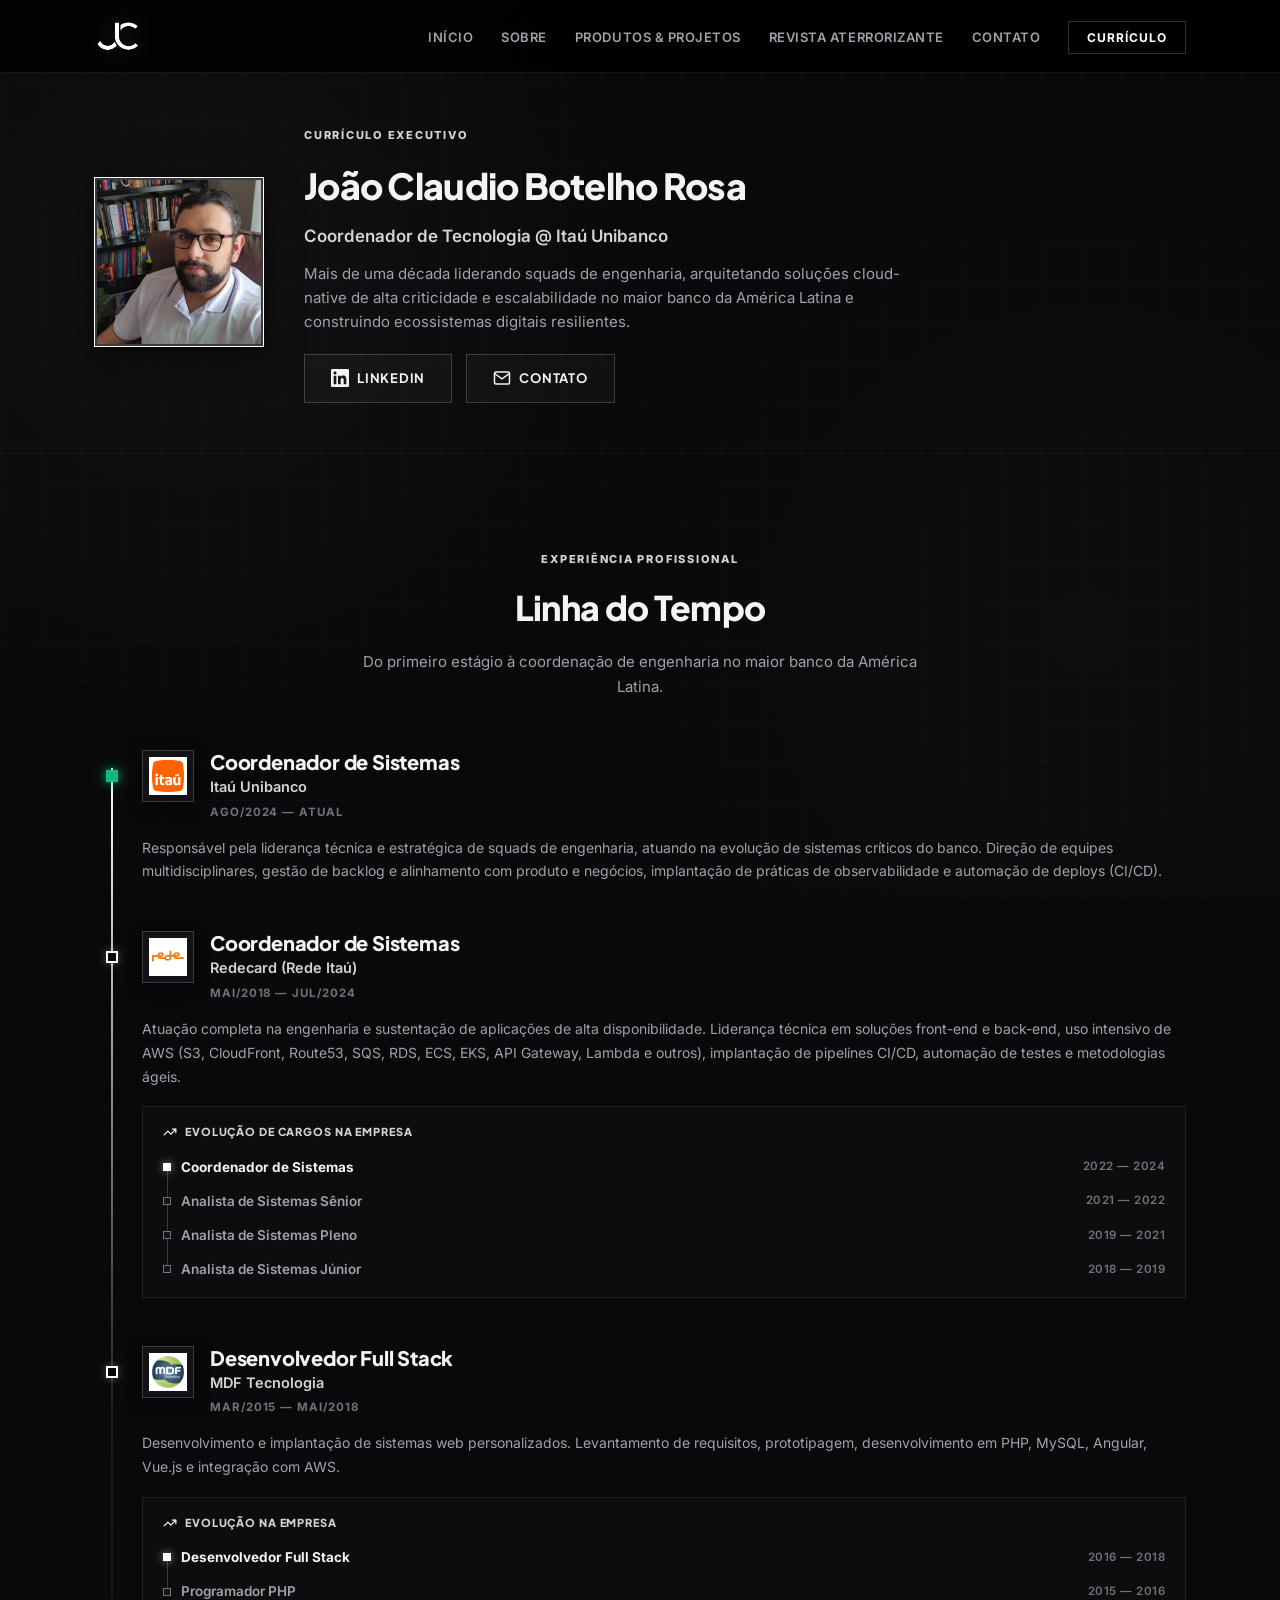
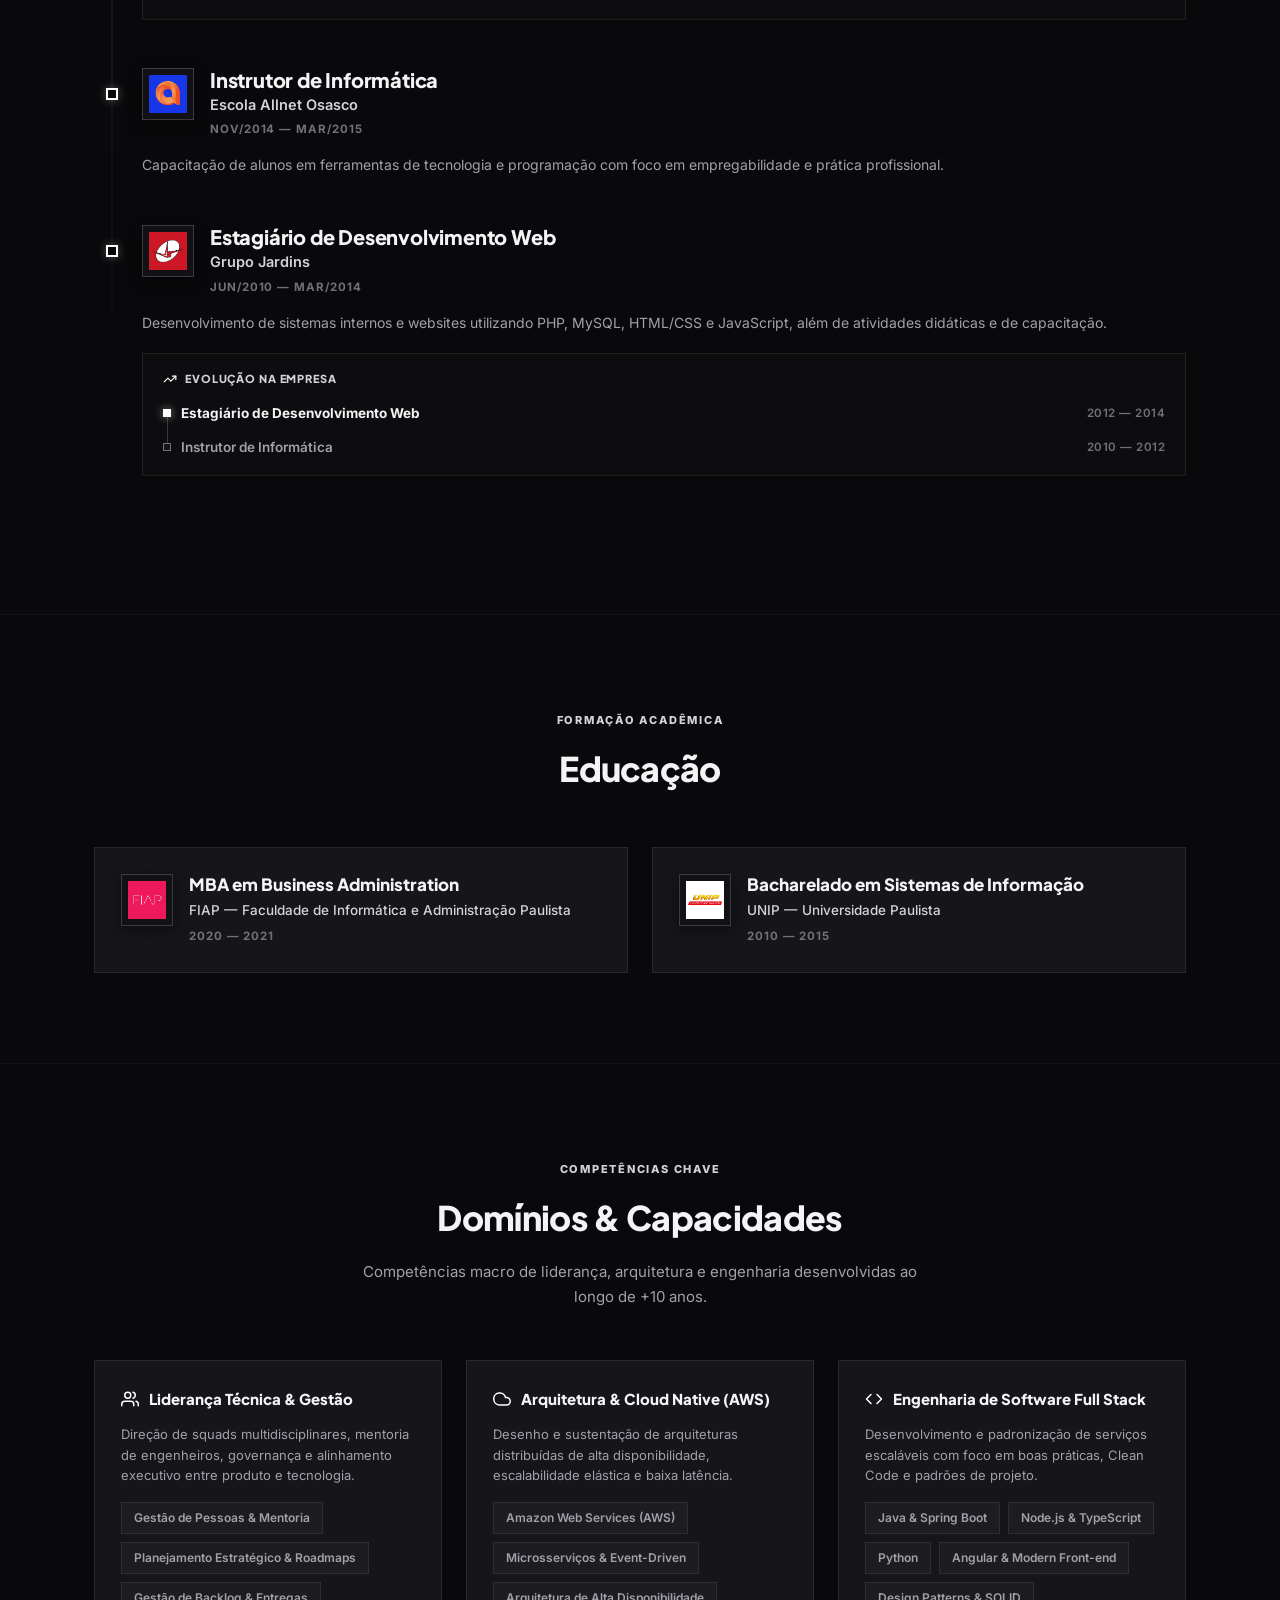
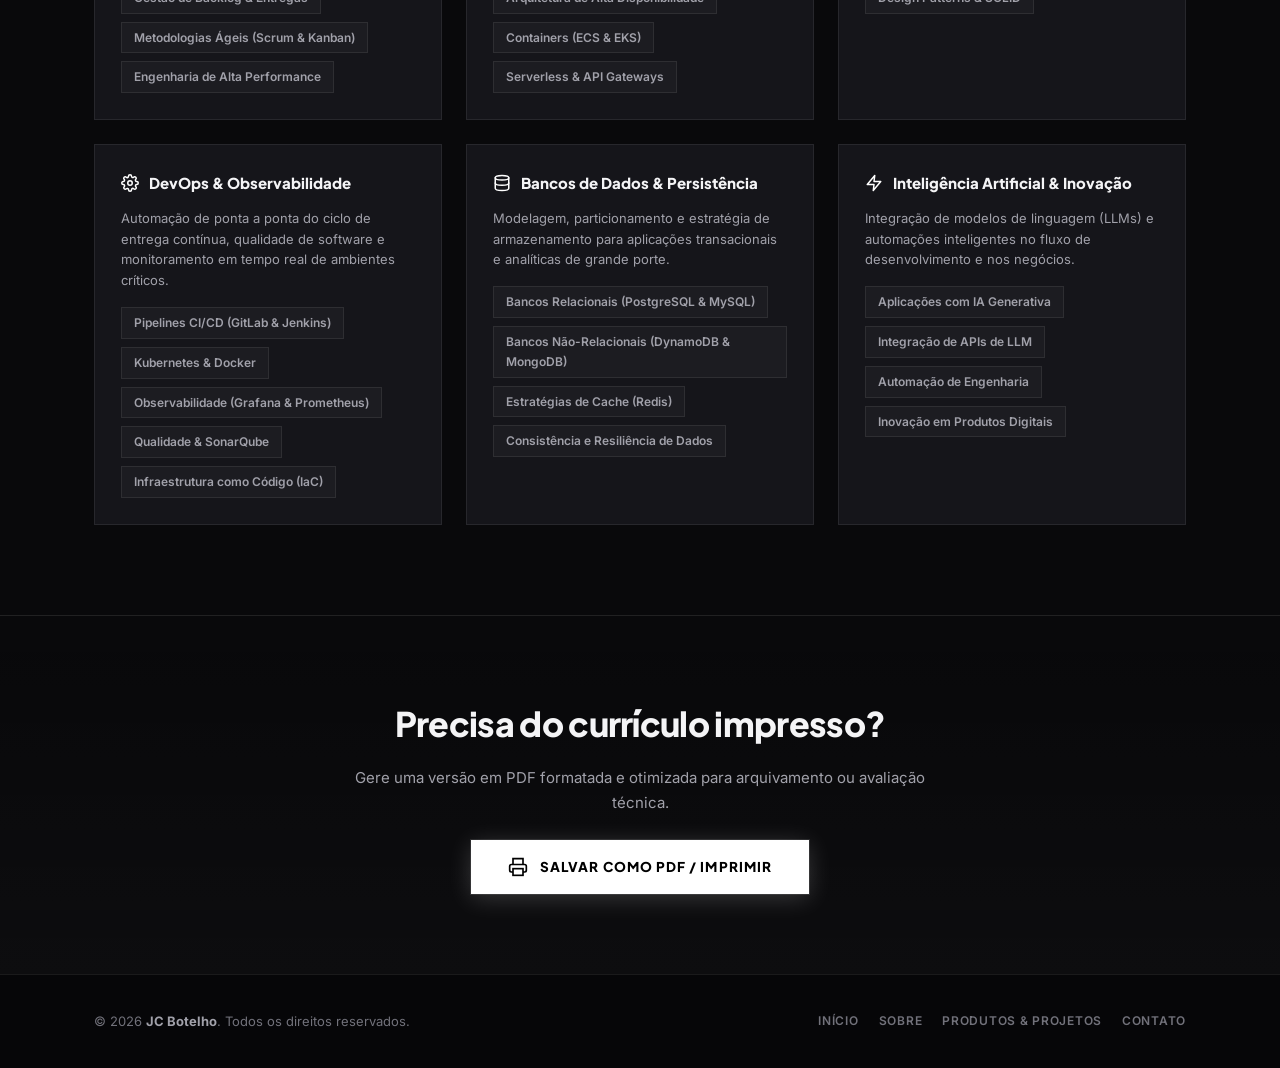
<file: curriculo.html>
<!DOCTYPE html>
<html lang="pt-BR">

<head>
  <!-- Google tag (gtag.js) -->
  <script async src="https://www.googletagmanager.com/gtag/js?id=G-QG7CDPJR3G"></script>
  <script>
    window.dataLayer = window.dataLayer || [];
    function gtag() { dataLayer.push(arguments); }
    gtag('js', new Date());

    gtag('config', 'G-QG7CDPJR3G');
  </script>
  <meta charset="UTF-8">
  <meta name="viewport" content="width=device-width, initial-scale=1.0">
  <title>Currículo — JC Botelho | Trajetória Profissional em Tecnologia &amp; Engenharia</title>
  <meta name="description"
    content="Currículo de João Claudio Botelho Rosa (JC Botelho) — Coordenador de Sistemas no Itaú Unibanco. +10 anos de experiência em engenharia de software, AWS, DevOps, arquitetura e liderança técnica.">
  <meta name="keywords"
    content="currículo JC Botelho, João Claudio Botelho Rosa currículo, coordenador tecnologia Itaú, engenheiro software experiência, AWS cloud expert, líder técnico São Paulo">
  <meta name="author" content="João Claudio Botelho Rosa">
  <meta name="robots" content="index, follow">
  <link rel="canonical" href="https://jcbotelho.com/curriculo.html">

  <meta property="og:type" content="profile">
  <meta property="og:title" content="Currículo — JC Botelho | Trajetória Profissional">
  <meta property="og:description"
    content="Coordenador de Sistemas no Itaú Unibanco. +10 anos em engenharia de software, AWS, DevOps e liderança técnica.">
  <meta property="og:url" content="https://jcbotelho.com/curriculo.html">
  <meta property="og:image" content="https://jcbotelho.com/assets/images/jc-botelho.jpeg">

  <!-- Favicon & Web Manifest -->
  <link rel="manifest" href="site.webmanifest">
  <link rel="icon" type="image/svg+xml" href="favicon.svg">

  <link rel="stylesheet" href="styles.css?v=3.0">
</head>

<body>

  <div class="bg-grid"></div>

  <!-- NAVBAR -->
  <nav class="navbar" id="navbar">
    <div class="container navbar-inner">
      <a href="/" class="logo" aria-label="JC Botelho Página Inicial">
        <img src="assets/images/logo-jc-crop.png" alt="JC Monograma Logo" class="logo-img-main">
      </a>
      <button class="menu-toggle" id="menuToggle" aria-label="Abrir menu de navegação">☰</button>
      <ul class="nav-links" id="navLinks">
        <li><a href="index.html#inicio">Início</a></li>
        <li><a href="index.html#sobre">Sobre</a></li>
        <li><a href="index.html#producoes">Produtos &amp; Projetos</a></li>
        <li><a href="revista-aterrorizante.html">Revista Aterrorizante</a></li>
        <li><a href="index.html#contato">Contato</a></li>
        <li><a href="curriculo.html" class="nav-cta">Currículo</a></li>
      </ul>
    </div>
  </nav>

  <!-- CURRÍCULO HERO WITH PROFILE PHOTO -->
  <section class="curriculo-hero">
    <div class="container">
      <div class="curriculo-hero-inner">
        <div class="curriculo-photo-frame">
          <img src="assets/images/jc-botelho.jpeg" alt="Foto profissional de João Claudio Botelho Rosa (JC Botelho)"
            width="180" height="180">
        </div>
        <div class="curriculo-hero-content">
          <div class="section-tag">Currículo Executivo</div>
          <h1>João Claudio <span class="highlight">Botelho Rosa</span></h1>
          <div class="curriculo-hero-role">Coordenador de Tecnologia @ Itaú Unibanco</div>
          <p class="curriculo-hero-desc">
            Mais de uma década liderando squads de engenharia, arquitetando soluções cloud-native de alta criticidade e
            escalabilidade no maior banco da América Latina e construindo ecossistemas digitais resilientes.
          </p>
          <div class="curriculo-actions">
            <a href="https://www.linkedin.com/in/jcbotelho/" target="_blank" rel="noopener" class="btn btn-outline"
              id="cv-btn-linkedin">
              <svg width="18" height="18" viewBox="0 0 24 24" fill="currentColor">
                <path
                  d="M20.447 20.452h-3.554v-5.569c0-1.328-.027-3.037-1.852-3.037-1.853 0-2.136 1.445-2.136 2.939v5.667H9.351V9h3.414v1.561h.046c.477-.9 1.637-1.85 3.37-1.85 3.601 0 4.267 2.37 4.267 5.455v6.286zM5.337 7.433c-1.144 0-2.063-.926-2.063-2.065 0-1.138.92-2.063 2.063-2.063 1.14 0 2.064.925 2.064 2.063 0 1.139-.925 2.065-2.064 2.065zm1.782 13.019H3.555V9h3.564v11.452zM22.225 0H1.771C.792 0 0 .774 0 1.729v20.542C0 23.227.792 24 1.771 24h20.451C23.2 24 24 23.227 24 22.271V1.729C24 .774 23.2 0 22.222 0h.003z" />
              </svg>
              LinkedIn
            </a>
            <a href="index.html#contato" class="btn btn-outline" id="cv-btn-contato">
              <svg width="18" height="18" viewBox="0 0 24 24" fill="none" stroke="currentColor" stroke-width="2">
                <path d="M4 4h16c1.1 0 2 .9 2 2v12c0 1.1-.9 2-2 2H4c-1.1 0-2-.9-2-2V6c0-1.1.9-2 2-2z" />
                <polyline points="22,6 12,13 2,6" />
              </svg>
              Contato
            </a>
          </div>
        </div>
      </div>
    </div>
  </section>

  <!-- EXPERIÊNCIA — TIMELINE -->
  <section class="section" id="experiencia">
    <div class="container">
      <div class="section-header">
        <div class="section-tag">Experiência Profissional</div>
        <h2 class="section-title">Linha do Tempo</h2>
        <p class="section-subtitle">Do primeiro estágio à coordenação de engenharia no maior banco da América Latina.
        </p>
      </div>

      <div class="timeline">

        <!-- Itaú Unibanco -->
        <div class="timeline-item current" id="tl-itau">
          <div class="timeline-dot"></div>
          <div class="timeline-header">
            <div class="company-badge-logo" aria-label="Itaú Unibanco Logo">
              <img src="assets/images/logo-itau-unibanco.png" alt="Itaú Unibanco" class="company-logo-img">
            </div>
            <div class="timeline-title-wrap">
              <h3 class="timeline-role">Coordenador de Sistemas</h3>
              <div class="timeline-company">Itaú Unibanco</div>
              <div class="timeline-period">Ago/2024 — Atual</div>
            </div>
          </div>
          <div class="timeline-desc">
            Responsável pela liderança técnica e estratégica de squads de engenharia, atuando na evolução de
            sistemas críticos do banco. Direção de equipes multidisciplinares, gestão de backlog e alinhamento com
            produto e negócios, implantação de práticas de observabilidade e automação de deploys (CI/CD).
          </div>
        </div>

        <!-- Redecard -->
        <div class="timeline-item" id="tl-redecard">
          <div class="timeline-dot"></div>
          <div class="timeline-header">
            <div class="company-badge-logo" aria-label="Redecard Logo">
              <img src="assets/images/logo-redecard.png" alt="Redecard" class="company-logo-img">
            </div>
            <div class="timeline-title-wrap">
              <h3 class="timeline-role">Coordenador de Sistemas</h3>
              <div class="timeline-company">Redecard (Rede Itaú)</div>
              <div class="timeline-period">Mai/2018 — Jul/2024</div>
            </div>
          </div>
          <div class="timeline-desc">
            Atuação completa na engenharia e sustentação de aplicações de alta disponibilidade. Liderança técnica em
            soluções front-end e back-end, uso intensivo de AWS (S3, CloudFront, Route53, SQS, RDS, ECS, EKS, API
            Gateway, Lambda e outros), implantação de pipelines CI/CD, automação de testes e metodologias ágeis.
          </div>
          <div class="career-ladder">
            <div class="career-ladder-header">
              <svg width="14" height="14" viewBox="0 0 24 24" fill="none" stroke="currentColor" stroke-width="2"
                stroke-linecap="round" stroke-linejoin="round">
                <polyline points="22 7 13.5 15.5 8.5 10.5 2 17" />
                <polyline points="16 7 22 7 22 13" />
              </svg>
              <span>Evolução de Cargos na Empresa</span>
            </div>
            <div class="career-ladder-list">
              <div class="career-ladder-item active">
                <div class="ladder-dot"></div>
                <div class="ladder-info">
                  <span class="ladder-role">Coordenador de Sistemas</span>
                  <span class="ladder-period">2022 — 2024</span>
                </div>
              </div>
              <div class="career-ladder-item">
                <div class="ladder-dot"></div>
                <div class="ladder-info">
                  <span class="ladder-role">Analista de Sistemas Sênior</span>
                  <span class="ladder-period">2021 — 2022</span>
                </div>
              </div>
              <div class="career-ladder-item">
                <div class="ladder-dot"></div>
                <div class="ladder-info">
                  <span class="ladder-role">Analista de Sistemas Pleno</span>
                  <span class="ladder-period">2019 — 2021</span>
                </div>
              </div>
              <div class="career-ladder-item">
                <div class="ladder-dot"></div>
                <div class="ladder-info">
                  <span class="ladder-role">Analista de Sistemas Júnior</span>
                  <span class="ladder-period">2018 — 2019</span>
                </div>
              </div>
            </div>
          </div>
        </div>

        <!-- MDF Tecnologia -->
        <div class="timeline-item" id="tl-mdf">
          <div class="timeline-dot"></div>
          <div class="timeline-header">
            <div class="company-badge-logo" aria-label="MDF Tecnologia Logo">
              <img src="assets/images/logo-mdf-tecnologia.png" alt="MDF Tecnologia" class="company-logo-img">
            </div>
            <div class="timeline-title-wrap">
              <h3 class="timeline-role">Desenvolvedor Full Stack</h3>
              <div class="timeline-company">MDF Tecnologia</div>
              <div class="timeline-period">Mar/2015 — Mai/2018</div>
            </div>
          </div>
          <div class="timeline-desc">
            Desenvolvimento e implantação de sistemas web personalizados. Levantamento de requisitos, prototipagem,
            desenvolvimento em PHP, MySQL, Angular, Vue.js e integração com AWS.
          </div>
          <div class="career-ladder">
            <div class="career-ladder-header">
              <svg width="14" height="14" viewBox="0 0 24 24" fill="none" stroke="currentColor" stroke-width="2"
                stroke-linecap="round" stroke-linejoin="round">
                <polyline points="22 7 13.5 15.5 8.5 10.5 2 17" />
                <polyline points="16 7 22 7 22 13" />
              </svg>
              <span>Evolução na Empresa</span>
            </div>
            <div class="career-ladder-list">
              <div class="career-ladder-item active">
                <div class="ladder-dot"></div>
                <div class="ladder-info">
                  <span class="ladder-role">Desenvolvedor Full Stack</span>
                  <span class="ladder-period">2016 — 2018</span>
                </div>
              </div>
              <div class="career-ladder-item">
                <div class="ladder-dot"></div>
                <div class="ladder-info">
                  <span class="ladder-role">Programador PHP</span>
                  <span class="ladder-period">2015 — 2016</span>
                </div>
              </div>
            </div>
          </div>
        </div>

        <!-- Escola Allnet -->
        <div class="timeline-item" id="tl-allnet">
          <div class="timeline-dot"></div>
          <div class="timeline-header">
            <div class="company-badge-logo" aria-label="Escola Allnet Logo">
              <img src="assets/images/logo-allnet.png" alt="Escola Allnet" class="company-logo-img">
            </div>
            <div class="timeline-title-wrap">
              <h3 class="timeline-role">Instrutor de Informática</h3>
              <div class="timeline-company">Escola Allnet Osasco</div>
              <div class="timeline-period">Nov/2014 — Mar/2015</div>
            </div>
          </div>
          <div class="timeline-desc">
            Capacitação de alunos em ferramentas de tecnologia e programação com foco em empregabilidade e prática
            profissional.
          </div>
        </div>

        <!-- Grupo Jardins -->
        <div class="timeline-item" id="tl-jardins">
          <div class="timeline-dot"></div>
          <div class="timeline-header">
            <div class="company-badge-logo" aria-label="Grupo Jardins Logo">
              <img src="assets/images/logo-grupo-jardins.png" alt="Grupo Jardins" class="company-logo-img">
            </div>
            <div class="timeline-title-wrap">
              <h3 class="timeline-role">Estagiário de Desenvolvimento Web</h3>
              <div class="timeline-company">Grupo Jardins</div>
              <div class="timeline-period">Jun/2010 — Mar/2014</div>
            </div>
          </div>
          <div class="timeline-desc">
            Desenvolvimento de sistemas internos e websites utilizando PHP, MySQL, HTML/CSS e JavaScript, além de
            atividades didáticas e de capacitação.
          </div>
          <div class="career-ladder">
            <div class="career-ladder-header">
              <svg width="14" height="14" viewBox="0 0 24 24" fill="none" stroke="currentColor" stroke-width="2"
                stroke-linecap="round" stroke-linejoin="round">
                <polyline points="22 7 13.5 15.5 8.5 10.5 2 17" />
                <polyline points="16 7 22 7 22 13" />
              </svg>
              <span>Evolução na Empresa</span>
            </div>
            <div class="career-ladder-list">
              <div class="career-ladder-item active">
                <div class="ladder-dot"></div>
                <div class="ladder-info">
                  <span class="ladder-role">Estagiário de Desenvolvimento Web</span>
                  <span class="ladder-period">2012 — 2014</span>
                </div>
              </div>
              <div class="career-ladder-item">
                <div class="ladder-dot"></div>
                <div class="ladder-info">
                  <span class="ladder-role">Instrutor de Informática</span>
                  <span class="ladder-period">2010 — 2012</span>
                </div>
              </div>
            </div>
          </div>
        </div>

      </div>
    </div>
  </section>

  <!-- FORMAÇÃO -->
  <section class="section" id="formacao">
    <div class="container">
      <div class="section-header">
        <div class="section-tag">Formação Acadêmica</div>
        <h2 class="section-title">Educação</h2>
      </div>
      <div class="education-grid">
        <div class="education-card fade-in">
          <div class="education-card-header">
            <div class="company-badge-logo" aria-label="FIAP Logo">
              <img src="assets/images/logo-faculudade-fiap.png" alt="FIAP" class="company-logo-img">
            </div>
            <div class="education-title-wrap">
              <h3>MBA em Business Administration</h3>
              <div class="institution">FIAP — Faculdade de Informática e Administração Paulista</div>
              <div class="period">2020 — 2021</div>
            </div>
          </div>
        </div>
        <div class="education-card fade-in">
          <div class="education-card-header">
            <div class="company-badge-logo" aria-label="UNIP Logo">
              <img src="assets/images/logo-faculdade-unip.png" alt="UNIP" class="company-logo-img">
            </div>
            <div class="education-title-wrap">
              <h3>Bacharelado em Sistemas de Informação</h3>
              <div class="institution">UNIP — Universidade Paulista</div>
              <div class="period">2010 — 2015</div>
            </div>
          </div>
        </div>
      </div>
    </div>
  </section>

  <!-- COMPETÊNCIAS MACRO -->
  <section class="section" id="competencias">
    <div class="container">
      <div class="section-header">
        <div class="section-tag">Competências Chave</div>
        <h2 class="section-title">Domínios &amp; Capacidades</h2>
        <p class="section-subtitle">Competências macro de liderança, arquitetura e engenharia desenvolvidas ao longo de
          +10 anos.</p>
      </div>
      <div class="skills-categories">

        <!-- Liderança -->
        <div class="skill-category fade-in">
          <h3>
            <span class="icon">
              <svg width="18" height="18" viewBox="0 0 24 24" fill="none" stroke="currentColor" stroke-width="2"
                stroke-linecap="round" stroke-linejoin="round">
                <path d="M17 21v-2a4 4 0 0 0-4-4H5a4 4 0 0 0-4 4v2"></path>
                <circle cx="9" cy="7" r="4"></circle>
                <path d="M23 21v-2a4 4 0 0 0-3-3.87"></path>
                <path d="M16 3.13a4 4 0 0 1 0 7.75"></path>
              </svg>
            </span>
            Liderança Técnica &amp; Gestão
          </h3>
          <p class="skill-category-desc">Direção de squads multidisciplinares, mentoria de engenheiros, governança e
            alinhamento executivo entre produto e tecnologia.</p>
          <div class="skill-tags">
            <span class="skill-tag">Gestão de Pessoas &amp; Mentoria</span>
            <span class="skill-tag">Planejamento Estratégico &amp; Roadmaps</span>
            <span class="skill-tag">Gestão de Backlog &amp; Entregas</span>
            <span class="skill-tag">Metodologias Ágeis (Scrum &amp; Kanban)</span>
            <span class="skill-tag">Engenharia de Alta Performance</span>
          </div>
        </div>

        <!-- Cloud & Arquitetura -->
        <div class="skill-category fade-in">
          <h3>
            <span class="icon">
              <svg width="18" height="18" viewBox="0 0 24 24" fill="none" stroke="currentColor" stroke-width="2"
                stroke-linecap="round" stroke-linejoin="round">
                <path d="M18 10h-1.26A8 8 0 1 0 9 20h9a5 5 0 0 0 0-10z"></path>
              </svg>
            </span>
            Arquitetura &amp; Cloud Native (AWS)
          </h3>
          <p class="skill-category-desc">Desenho e sustentação de arquiteturas distribuídas de alta disponibilidade,
            escalabilidade elástica e baixa latência.</p>
          <div class="skill-tags">
            <span class="skill-tag">Amazon Web Services (AWS)</span>
            <span class="skill-tag">Microsserviços &amp; Event-Driven</span>
            <span class="skill-tag">Arquitetura de Alta Disponibilidade</span>
            <span class="skill-tag">Containers (ECS &amp; EKS)</span>
            <span class="skill-tag">Serverless &amp; API Gateways</span>
          </div>
        </div>

        <!-- Engenharia & Backend -->
        <div class="skill-category fade-in">
          <h3>
            <span class="icon">
              <svg width="18" height="18" viewBox="0 0 24 24" fill="none" stroke="currentColor" stroke-width="2"
                stroke-linecap="round" stroke-linejoin="round">
                <polyline points="16 18 22 12 16 6"></polyline>
                <polyline points="8 6 2 12 8 18"></polyline>
              </svg>
            </span>
            Engenharia de Software Full Stack
          </h3>
          <p class="skill-category-desc">Desenvolvimento e padronização de serviços escaláveis com foco em boas
            práticas, Clean Code e padrões de projeto.</p>
          <div class="skill-tags">
            <span class="skill-tag">Java &amp; Spring Boot</span>
            <span class="skill-tag">Node.js &amp; TypeScript</span>
            <span class="skill-tag">Python</span>
            <span class="skill-tag">Angular &amp; Modern Front-end</span>
            <span class="skill-tag">Design Patterns &amp; SOLID</span>
          </div>
        </div>

        <!-- DevOps & Observabilidade -->
        <div class="skill-category fade-in">
          <h3>
            <span class="icon">
              <svg width="18" height="18" viewBox="0 0 24 24" fill="none" stroke="currentColor" stroke-width="2"
                stroke-linecap="round" stroke-linejoin="round">
                <circle cx="12" cy="12" r="3"></circle>
                <path
                  d="M19.4 15a1.65 1.65 0 0 0 .33 1.82l.06.06a2 2 0 0 1 0 2.83 2 2 0 0 1-2.83 0l-.06-.06a1.65 1.65 0 0 0-1.82-.33 1.65 1.65 0 0 0-1 1.51V21a2 2 0 0 1-2 2 2 2 0 0 1-2-2v-.09A1.65 1.65 0 0 0 9 19.4a1.65 1.65 0 0 0-1.82.33l-.06.06a2 2 0 0 1-2.83 0 2 2 0 0 1 0-2.83l.06-.06a1.65 1.65 0 0 0 .33-1.82 1.65 1.65 0 0 0-1.51-1H3a2 2 0 0 1-2-2 2 2 0 0 1 2-2h.09A1.65 1.65 0 0 0 4.6 9a1.65 1.65 0 0 0-.33-1.82l-.06-.06a2 2 0 0 1 0-2.83 2 2 0 0 1 2.83 0l.06.06a1.65 1.65 0 0 0 1.82.33H9a1.65 1.65 0 0 0 1-1.51V3a2 2 0 0 1 2-2 2 2 0 0 1 2 2v.09a1.65 1.65 0 0 0 1 1.51 1.65 1.65 0 0 0 1.82-.33l.06-.06a2 2 0 0 1 2.83 0 2 2 0 0 1 0 2.83l-.06.06a1.65 1.65 0 0 0-.33 1.82V9a1.65 1.65 0 0 0 1.51 1H21a2 2 0 0 1 2 2 2 2 0 0 1-2 2h-.09a1.65 1.65 0 0 0-1.51 1z">
                </path>
              </svg>
            </span>
            DevOps &amp; Observabilidade
          </h3>
          <p class="skill-category-desc">Automação de ponta a ponta do ciclo de entrega contínua, qualidade de software
            e monitoramento em tempo real de ambientes críticos.</p>
          <div class="skill-tags">
            <span class="skill-tag">Pipelines CI/CD (GitLab &amp; Jenkins)</span>
            <span class="skill-tag">Kubernetes &amp; Docker</span>
            <span class="skill-tag">Observabilidade (Grafana &amp; Prometheus)</span>
            <span class="skill-tag">Qualidade &amp; SonarQube</span>
            <span class="skill-tag">Infraestrutura como Código (IaC)</span>
          </div>
        </div>

        <!-- Dados -->
        <div class="skill-category fade-in">
          <h3>
            <span class="icon">
              <svg width="18" height="18" viewBox="0 0 24 24" fill="none" stroke="currentColor" stroke-width="2"
                stroke-linecap="round" stroke-linejoin="round">
                <ellipse cx="12" cy="5" rx="9" ry="3"></ellipse>
                <path d="M21 12c0 1.66-4 3-9 3s-9-1.34-9-3"></path>
                <path d="M3 5v14c0 1.66 4 3 9 3s9-1.34 9-3V5"></path>
              </svg>
            </span>
            Bancos de Dados &amp; Persistência
          </h3>
          <p class="skill-category-desc">Modelagem, particionamento e estratégia de armazenamento para aplicações
            transacionais e analíticas de grande porte.</p>
          <div class="skill-tags">
            <span class="skill-tag">Bancos Relacionais (PostgreSQL &amp; MySQL)</span>
            <span class="skill-tag">Bancos Não-Relacionais (DynamoDB &amp; MongoDB)</span>
            <span class="skill-tag">Estratégias de Cache (Redis)</span>
            <span class="skill-tag">Consistência e Resiliência de Dados</span>
          </div>
        </div>

        <!-- Inovação & IA -->
        <div class="skill-category fade-in">
          <h3>
            <span class="icon">
              <svg width="18" height="18" viewBox="0 0 24 24" fill="none" stroke="currentColor" stroke-width="2"
                stroke-linecap="round" stroke-linejoin="round">
                <polygon points="13 2 3 14 12 14 11 22 21 10 12 10 13 2"></polygon>
              </svg>
            </span>
            Inteligência Artificial &amp; Inovação
          </h3>
          <p class="skill-category-desc">Integração de modelos de linguagem (LLMs) e automações inteligentes no fluxo de
            desenvolvimento e nos negócios.</p>
          <div class="skill-tags">
            <span class="skill-tag">Aplicações com IA Generativa</span>
            <span class="skill-tag">Integração de APIs de LLM</span>
            <span class="skill-tag">Automação de Engenharia</span>
            <span class="skill-tag">Inovação em Produtos Digitais</span>
          </div>
        </div>

      </div>
    </div>
  </section>

  <!-- DOWNLOAD CTA -->
  <section class="download-section">
    <div class="container">
      <h2 class="section-title">Precisa do currículo impresso?</h2>
      <p class="section-subtitle" style="margin-bottom: 24px;">Gere uma versão em PDF formatada e otimizada para
        arquivamento ou avaliação técnica.</p>
      <button onclick="window.print()" class="btn-download" aria-label="Imprimir Currículo ou Salvar como PDF">
        <svg width="20" height="20" viewBox="0 0 24 24" fill="none" stroke="currentColor" stroke-width="2">
          <path d="M6 9V2h12v7M6 18H4a2 2 0 0 1-2-2v-5a2 2 0 0 1 2-2h16a2 2 0 0 1 2 2v5a2 2 0 0 1-2 2h-2" />
          <rect x="6" y="14" width="12" height="8" />
        </svg>
        Salvar como PDF / Imprimir
      </button>
    </div>
  </section>

  <!-- FOOTER -->
  <footer class="footer">
    <div class="container footer-inner">
      <div class="footer-text">© 2026 <strong>JC Botelho</strong>. Todos os direitos reservados.</div>
      <div class="footer-links">
        <a href="index.html#inicio">Início</a>
        <a href="index.html#sobre">Sobre</a>
        <a href="index.html#producoes">Produtos &amp; Projetos</a>
        <a href="index.html#contato">Contato</a>
      </div>
    </div>
  </footer>

  <script>
    // Mobile menu toggle
    document.getElementById('menuToggle').addEventListener('click', () => {
      document.getElementById('navLinks').classList.toggle('active');
    });

    // Scroll animations for fade-in elements
    const fadeObserver = new IntersectionObserver((entries) => {
      entries.forEach(entry => {
        if (entry.isIntersecting) entry.target.classList.add('visible');
      });
    }, { threshold: 0.1 });
    document.querySelectorAll('.fade-in').forEach(el => fadeObserver.observe(el));

    // Timeline items animation
    const timelineObserver = new IntersectionObserver((entries) => {
      entries.forEach((entry, i) => {
        if (entry.isIntersecting) {
          setTimeout(() => entry.target.classList.add('visible'), i * 150);
        }
      });
    }, { threshold: 0.15 });
    document.querySelectorAll('.timeline-item').forEach(el => timelineObserver.observe(el));

    // Navbar scroll effect
    window.addEventListener('scroll', () => {
      const navbar = document.getElementById('navbar');
      navbar.style.background = window.scrollY > 50 ? 'rgba(0,0,0,0.95)' : 'rgba(0,0,0,0.8)';
    });
  </script>

</body>

</html>
</file>
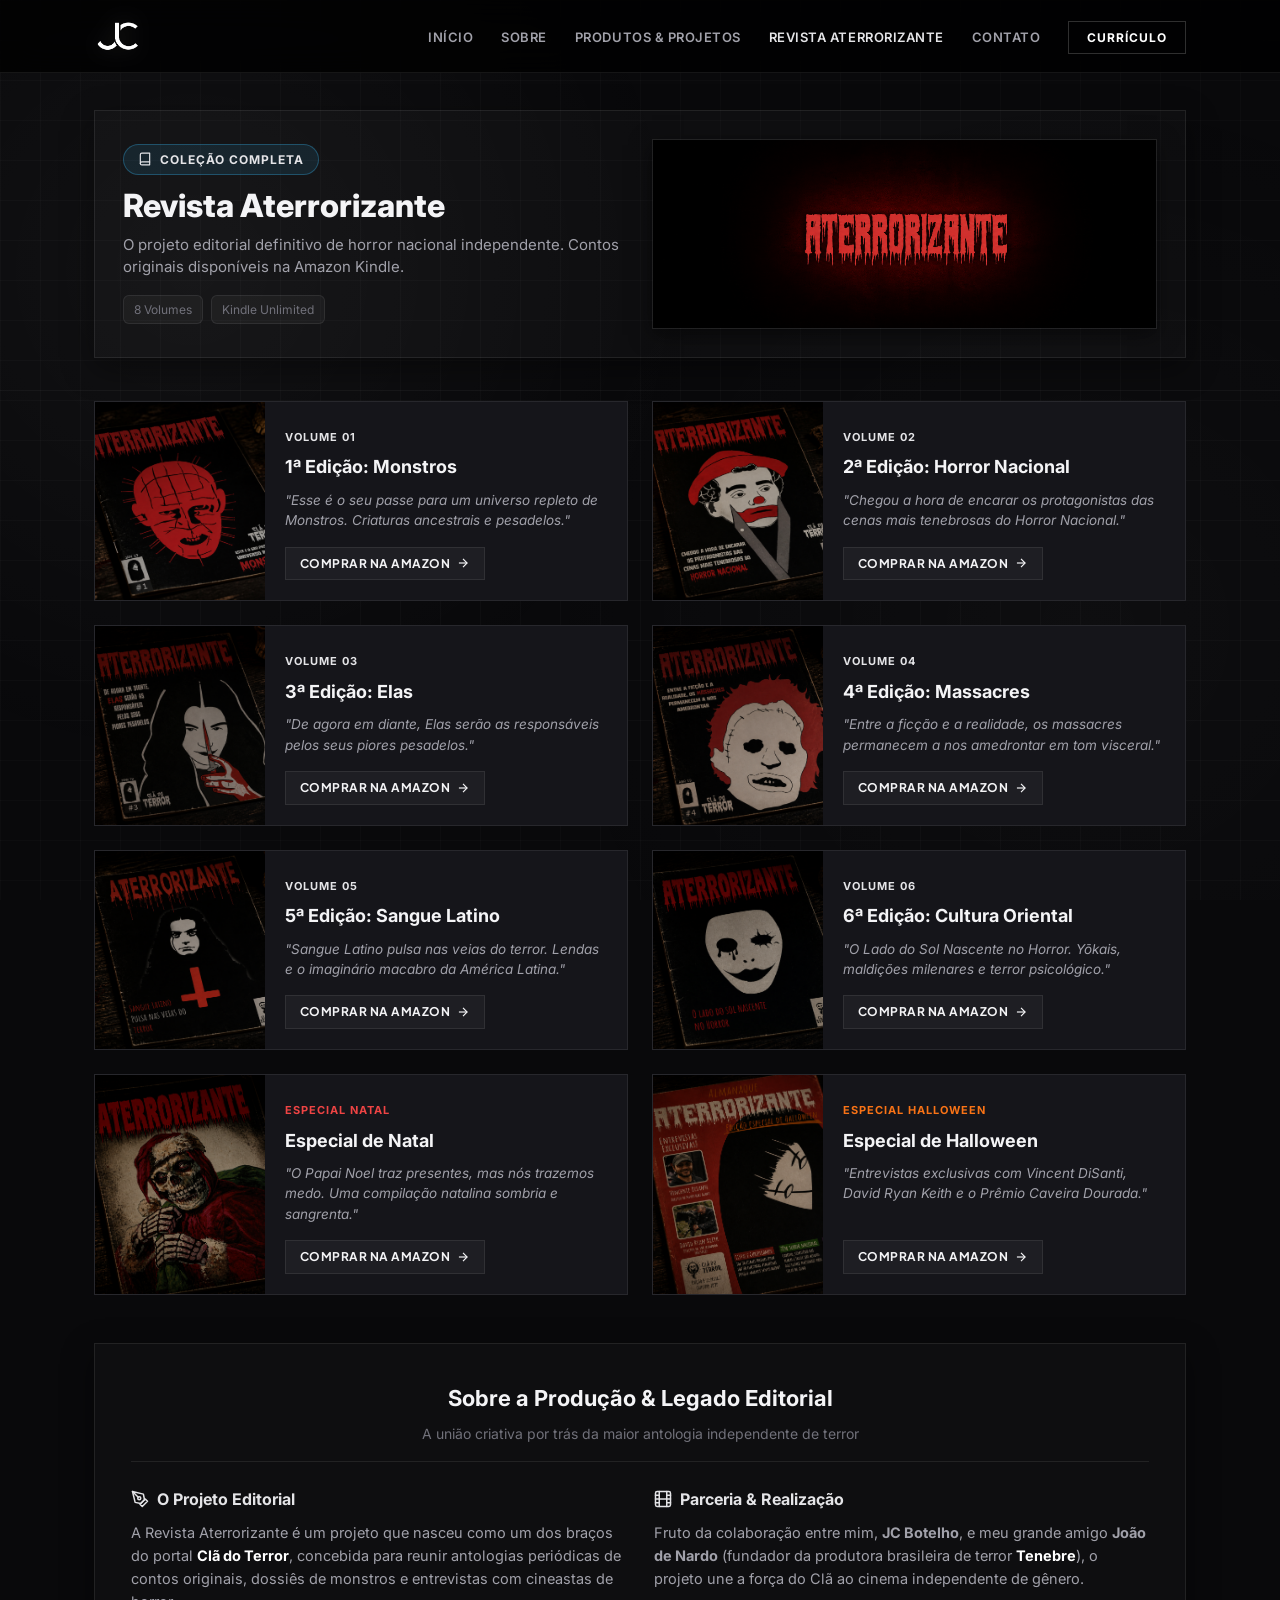
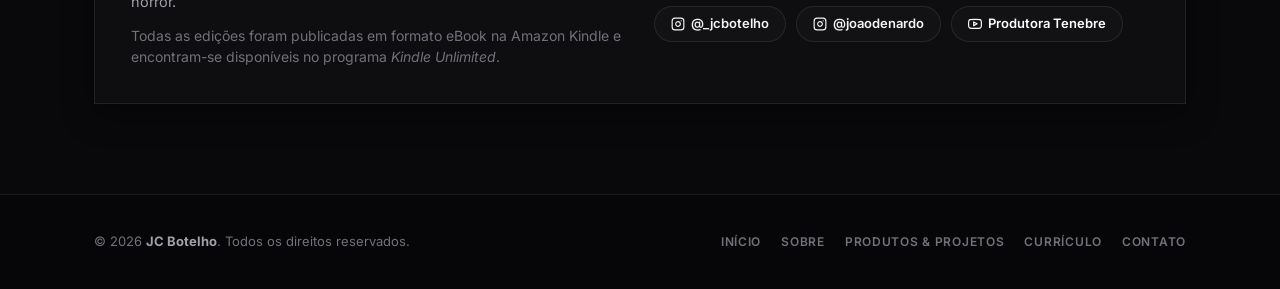
<file: revista-aterrorizante.html>
<!DOCTYPE html>
<html lang="pt-BR">
<head>
  <!-- Google tag (gtag.js) -->
  <script async src="https://www.googletagmanager.com/gtag/js?id=G-QG7CDPJR3G"></script>
  <script>
    window.dataLayer = window.dataLayer || [];
    function gtag(){dataLayer.push(arguments);}
    gtag('js', new Date());

    gtag('config', 'G-QG7CDPJR3G');
  </script>
  <meta charset="UTF-8">
  <meta name="viewport" content="width=device-width, initial-scale=1.0">
  <title>Revista Aterrorizante | Todas as Edições de Terror — JC Botelho</title>
  <meta name="description" content="Conheça todas as edições da Revista Aterrorizante, o projeto editorial definitivo de horror nacional independente de JC Botelho. Contos originais disponíveis na Amazon Kindle.">
  <meta name="keywords" content="Revista Aterrorizante, contos de terror, horror nacional, JC Botelho, João Claudio Botelho Rosa, João de Nardo, terror independente, Amazon Kindle, e-book de terror, antologia de terror, histórias assustadoras, especial de Halloween, especial de Natal">
  <meta name="author" content="João Claudio Botelho Rosa">
  <meta name="robots" content="index, follow, max-snippet:-1, max-image-preview:large, max-video-preview:-1">
  <link rel="canonical" href="https://jcbotelho.com/revista-aterrorizante.html">

  <!-- Geo Tags -->
  <meta name="geo.region" content="BR-SP">
  <meta name="geo.placename" content="São Paulo, Brasil">

  <!-- Language -->
  <meta http-equiv="content-language" content="pt-BR">
  <link rel="alternate" hreflang="pt-BR" href="https://jcbotelho.com/revista-aterrorizante.html">

  <!-- Open Graph -->
  <meta property="og:type" content="website">
  <meta property="og:title" content="Revista Aterrorizante | Horror Nacional Independente">
  <meta property="og:description" content="O projeto editorial definitivo de horror nacional independente. Conheça as edições da Revista Aterrorizante com contos originais na Amazon Kindle.">
  <meta property="og:url" content="https://jcbotelho.com/revista-aterrorizante.html">
  <meta property="og:image" content="https://jcbotelho.com/assets/images/banner-aterrorizante.png">
  <meta property="og:image:width" content="1200">
  <meta property="og:image:height" content="630">
  <meta property="og:image:alt" content="Banner Revista Aterrorizante">
  <meta property="og:locale" content="pt_BR">
  <meta property="og:site_name" content="JC Botelho">

  <!-- Twitter Card -->
  <meta name="twitter:card" content="summary_large_image">
  <meta name="twitter:title" content="Revista Aterrorizante | Horror Nacional">
  <meta name="twitter:description" content="Conheça todas as edições da Revista Aterrorizante, projeto editorial de terror de JC Botelho com contos originais.">
  <meta name="twitter:image" content="https://jcbotelho.com/assets/images/banner-aterrorizante.png">
  <meta name="twitter:image:alt" content="Banner Revista Aterrorizante">

  <!-- Preconnect -->
  <link rel="preconnect" href="https://fonts.googleapis.com">
  <link rel="preconnect" href="https://fonts.gstatic.com" crossorigin>

  <!-- Schema.org JSON-LD: BreadcrumbList -->
  <script type="application/ld+json">
  {
    "@context": "https://schema.org",
    "@type": "BreadcrumbList",
    "itemListElement": [
      { "@type": "ListItem", "position": 1, "name": "Início", "item": "https://jcbotelho.com/" },
      { "@type": "ListItem", "position": 2, "name": "Revista Aterrorizante", "item": "https://jcbotelho.com/revista-aterrorizante.html" }
    ]
  }
  </script>

  <!-- Schema.org JSON-LD: Periodical (Revista Aterrorizante) -->
  <script type="application/ld+json">
  {
    "@context": "https://schema.org",
    "@type": "Periodical",
    "name": "Revista Aterrorizante",
    "description": "O projeto editorial definitivo de horror nacional independente. Coleção de revistas digitais com contos originais de terror publicadas na Amazon Kindle.",
    "url": "https://jcbotelho.com/revista-aterrorizante.html",
    "image": "https://jcbotelho.com/assets/images/banner-aterrorizante.png",
    "genre": ["Terror", "Horror", "Contos", "Suspense", "Ficção"],
    "inLanguage": "pt-BR",
    "numberOfIssues": 8,
    "publisher": { 
      "@type": "Person",
      "name": "João Claudio Botelho Rosa",
      "url": "https://jcbotelho.com/#person"
    },
    "author": [
      {
        "@type": "Person",
        "name": "João Claudio Botelho Rosa",
        "url": "https://jcbotelho.com/#person"
      },
      {
        "@type": "Person",
        "name": "João Augusto de Nardo",
        "url": "https://www.instagram.com/joaodenardo/"
      }
    ],
    "about": {
      "@type": "Thing",
      "name": "Horror Nacional"
    }
  }
  </script>

  <link rel="manifest" href="site.webmanifest">
  <link rel="icon" type="image/svg+xml" href="favicon.svg">
  <link rel="stylesheet" href="styles.css?v=3.0">
</head>
<body>

  <div class="bg-grid"></div>

  <!-- NAVBAR -->
  <nav class="navbar" id="navbar">
    <div class="container navbar-inner">
      <a href="/" class="logo" aria-label="JC Botelho Página Inicial">
        <img src="assets/images/logo-jc-crop.png" alt="JC Monograma Logo" class="logo-img-main">
      </a>
      <button class="menu-toggle" id="menuToggle" aria-label="Abrir menu">☰</button>
      <ul class="nav-links" id="navLinks">
        <li><a href="/#inicio">Início</a></li>
        <li><a href="/#sobre">Sobre</a></li>
        <li><a href="/#producoes">Produtos &amp; Projetos</a></li>
        <li><a href="revista-aterrorizante.html" style="color: var(--accent-cyan);">Revista Aterrorizante</a></li>
        <li><a href="/#contato">Contato</a></li>
        <li><a href="curriculo.html" class="nav-cta">Currículo</a></li>
      </ul>
    </div>
  </nav>

  <!-- HERO COMPACTO -->
  <section class="page-hero" style="padding: 110px 0 32px;">
    <div class="container">
      <div class="fade-in" style="display: grid; grid-template-columns: repeat(auto-fit, minmax(280px, 1fr)); gap: 24px; align-items: center; background: var(--bg-glass); border: 1px solid var(--border-glass); border-radius: var(--radius); padding: 28px; box-shadow: 0 10px 30px rgba(0,0,0,0.4);">
        <div style="text-align: left;">
          <div style="display: inline-flex; align-items: center; gap: 8px; font-size: 12px; font-weight: 700; text-transform: uppercase; letter-spacing: 1px; color: var(--accent-cyan); background: rgba(56, 189, 248, 0.1); border: 1px solid rgba(56, 189, 248, 0.3); padding: 5px 14px; border-radius: 50px; margin-bottom: 12px;">
            <svg width="14" height="14" viewBox="0 0 24 24" fill="none" stroke="currentColor" stroke-width="2" stroke-linecap="round" stroke-linejoin="round"><path d="M4 19.5A2.5 2.5 0 0 1 6.5 17H20"></path><path d="M6.5 2H20v20H6.5A2.5 2.5 0 0 1 4 19.5v-15A2.5 2.5 0 0 1 6.5 2z"></path></svg>
            <span>Coleção Completa</span>
          </div>
          <h1 style="font-size: 32px; font-weight: 800; line-height: 1.2; margin-bottom: 8px;">Revista <span class="highlight">Aterrorizante</span></h1>
          <p style="font-size: 15px; color: var(--text-secondary); margin-bottom: 16px; line-height: 1.5;">O projeto editorial definitivo de horror nacional independente. Contos originais disponíveis na Amazon Kindle.</p>
          <div style="display: flex; gap: 8px; flex-wrap: wrap;">
            <span style="font-size: 12px; color: var(--text-muted); background: rgba(255,255,255,0.04); border: 1px solid var(--border-glass); padding: 4px 10px; border-radius: 6px;">8 Volumes</span>
            <span style="font-size: 12px; color: var(--text-muted); background: rgba(255,255,255,0.04); border: 1px solid var(--border-glass); padding: 4px 10px; border-radius: 6px;">Kindle Unlimited</span>
          </div>
        </div>
        <div style="border-radius: var(--radius-sm); overflow: hidden; border: 1px solid var(--border-glass); box-shadow: 0 6px 20px rgba(0,0,0,0.5); position: relative; max-height: 190px;">
          <img src="assets/images/banner-aterrorizante.png" alt="Banner Revista Aterrorizante" style="width: 100%; height: 100%; max-height: 190px; object-fit: cover; display: block;">
        </div>
      </div>
    </div>
  </section>

  <!-- EDIÇÕES -->
  <section class="section" style="padding-top: 10px;">
    <div class="container">
      <div class="magazine-showcase-grid">
        
        <!-- Edição 1 -->
        <article class="magazine-showcase-card fade-in">
          <div class="magazine-showcase-img">
            <img src="assets/documents/revistas/estilizadas/revista-aterrorizante-edicao-1-monstros.png" alt="Revista Aterrorizante - Monstros" loading="lazy">
          </div>
          <div class="magazine-showcase-content">
            <div>
              <span style="font-size: 11px; font-weight: 700; color: var(--accent-cyan); text-transform: uppercase; letter-spacing: 1px;">Volume 01</span>
              <h3 style="font-size: 18px; font-weight: 700; margin: 4px 0 8px;">1ª Edição: Monstros</h3>
              <p style="font-size: 13.5px; color: var(--text-secondary); line-height: 1.5; font-style: italic; margin-bottom: 16px;">"Esse é o seu passe para um universo repleto de Monstros. Criaturas ancestrais e pesadelos."</p>
            </div>
            <div class="production-links">
              <a href="https://www.amazon.com.br/Revista-Aterrorizante-Monstros-Primeira-Edi%C3%A7%C3%A3o-ebook/dp/B08C94914P/ref=sr_1_3?dib=eyJ2IjoiMSJ9.[base64].k8TtFrxj5KcbxEE1BioUbJStaH5kIsvvvptGwacJMdQ&dib_tag=se&keywords=revista+aterrorizante&qid=1777753786&sr=8-3" target="_blank" rel="noopener">
                Comprar na Amazon
                <svg width="14" height="14" viewBox="0 0 24 24" fill="none" stroke="currentColor" stroke-width="2"><line x1="5" y1="12" x2="19" y2="12"/><polyline points="12 5 19 12 12 19"/></svg>
              </a>
            </div>
          </div>
        </article>

        <!-- Edição 2 -->
        <article class="magazine-showcase-card fade-in">
          <div class="magazine-showcase-img">
            <img src="assets/documents/revistas/estilizadas/revista-aterrorizante-edicao-2-horror-nacional.png" alt="Revista Aterrorizante - Horror Nacional" loading="lazy">
          </div>
          <div class="magazine-showcase-content">
            <div>
              <span style="font-size: 11px; font-weight: 700; color: var(--accent-cyan); text-transform: uppercase; letter-spacing: 1px;">Volume 02</span>
              <h3 style="font-size: 18px; font-weight: 700; margin: 4px 0 8px;">2ª Edição: Horror Nacional</h3>
              <p style="font-size: 13.5px; color: var(--text-secondary); line-height: 1.5; font-style: italic; margin-bottom: 16px;">"Chegou a hora de encarar os protagonistas das cenas mais tenebrosas do Horror Nacional."</p>
            </div>
            <div class="production-links">
              <a href="https://www.amazon.com.br/Revista-Aterrorizante-Horror-Nacional-Fevereiro-ebook/dp/B07PB4DF47/ref=sr_1_2?dib=eyJ2IjoiMSJ9.[base64].k8TtFrxj5KcbxEE1BioUbJStaH5kIsvvvptGwacJMdQ&dib_tag=se&keywords=revista+aterrorizante&qid=1777753786&sr=8-2" target="_blank" rel="noopener">
                Comprar na Amazon
                <svg width="14" height="14" viewBox="0 0 24 24" fill="none" stroke="currentColor" stroke-width="2"><line x1="5" y1="12" x2="19" y2="12"/><polyline points="12 5 19 12 12 19"/></svg>
              </a>
            </div>
          </div>
        </article>

        <!-- Edição 3 -->
        <article class="magazine-showcase-card fade-in">
          <div class="magazine-showcase-img">
            <img src="assets/documents/revistas/estilizadas/revista-aterrorizante-edicao-3-elas.png" alt="Revista Aterrorizante - Elas" loading="lazy">
          </div>
          <div class="magazine-showcase-content">
            <div>
              <span style="font-size: 11px; font-weight: 700; color: var(--accent-cyan); text-transform: uppercase; letter-spacing: 1px;">Volume 03</span>
              <h3 style="font-size: 18px; font-weight: 700; margin: 4px 0 8px;">3ª Edição: Elas</h3>
              <p style="font-size: 13.5px; color: var(--text-secondary); line-height: 1.5; font-style: italic; margin-bottom: 16px;">"De agora em diante, Elas serão as responsáveis pelos seus piores pesadelos."</p>
            </div>
            <div class="production-links">
              <a href="https://www.amazon.com.br/Revista-Aterrorizante-Elas-Terceira-edi%C3%A7%C3%A3o-ebook/dp/B07Q73BQWZ/ref=sr_1_4?dib=eyJ2IjoiMSJ9.[base64].k8TtFrxj5KcbxEE1BioUbJStaH5kIsvvvptGwacJMdQ&dib_tag=se&keywords=revista+aterrorizante&qid=1777753786&sr=8-4" target="_blank" rel="noopener">
                Comprar na Amazon
                <svg width="14" height="14" viewBox="0 0 24 24" fill="none" stroke="currentColor" stroke-width="2"><line x1="5" y1="12" x2="19" y2="12"/><polyline points="12 5 19 12 12 19"/></svg>
              </a>
            </div>
          </div>
        </article>

        <!-- Edição 4 -->
        <article class="magazine-showcase-card fade-in">
          <div class="magazine-showcase-img">
            <img src="assets/documents/revistas/estilizadas/revista-aterrorizante-edicao-4-monstros.png" alt="Revista Aterrorizante - Massacres" loading="lazy">
          </div>
          <div class="magazine-showcase-content">
            <div>
              <span style="font-size: 11px; font-weight: 700; color: var(--accent-cyan); text-transform: uppercase; letter-spacing: 1px;">Volume 04</span>
              <h3 style="font-size: 18px; font-weight: 700; margin: 4px 0 8px;">4ª Edição: Massacres</h3>
              <p style="font-size: 13.5px; color: var(--text-secondary); line-height: 1.5; font-style: italic; margin-bottom: 16px;">"Entre a ficção e a realidade, os massacres permanecem a nos amedrontar em tom visceral."</p>
            </div>
            <div class="production-links">
              <a href="https://www.amazon.com.br/Revista-Aterrorizante-Massacres-Quarta-Edi%C3%A7%C3%A3o-ebook/dp/B07RCX9XG2/ref=sr_1_1?dib=eyJ2IjoiMSJ9.[base64].k8TtFrxj5KcbxEE1BioUbJStaH5kIsvvvptGwacJMdQ&dib_tag=se&keywords=revista+aterrorizante&qid=1777753786&sr=8-1" target="_blank" rel="noopener">
                Comprar na Amazon
                <svg width="14" height="14" viewBox="0 0 24 24" fill="none" stroke="currentColor" stroke-width="2"><line x1="5" y1="12" x2="19" y2="12"/><polyline points="12 5 19 12 12 19"/></svg>
              </a>
            </div>
          </div>
        </article>

        <!-- Edição 5 -->
        <article class="magazine-showcase-card fade-in">
          <div class="magazine-showcase-img">
            <img src="assets/documents/revistas/estilizadas/revista-aterrorizante-edicao-5-monstros.png" alt="Revista Aterrorizante - Sangue Latino" loading="lazy">
          </div>
          <div class="magazine-showcase-content">
            <div>
              <span style="font-size: 11px; font-weight: 700; color: var(--accent-cyan); text-transform: uppercase; letter-spacing: 1px;">Volume 05</span>
              <h3 style="font-size: 18px; font-weight: 700; margin: 4px 0 8px;">5ª Edição: Sangue Latino</h3>
              <p style="font-size: 13.5px; color: var(--text-secondary); line-height: 1.5; font-style: italic; margin-bottom: 16px;">"Sangue Latino pulsa nas veias do terror. Lendas e o imaginário macabro da América Latina."</p>
            </div>
            <div class="production-links">
              <a href="https://www.amazon.com.br/Revista-Aterrorizante-Sangue-Latino-ebook/dp/B08CBJBQRX/ref=sr_1_7?dib=eyJ2IjoiMSJ9.[base64].k8TtFrxj5KcbxEE1BioUbJStaH5kIsvvvptGwacJMdQ&dib_tag=se&keywords=revista+aterrorizante&qid=1777753786&sr=8-7" target="_blank" rel="noopener">
                Comprar na Amazon
                <svg width="14" height="14" viewBox="0 0 24 24" fill="none" stroke="currentColor" stroke-width="2"><line x1="5" y1="12" x2="19" y2="12"/><polyline points="12 5 19 12 12 19"/></svg>
              </a>
            </div>
          </div>
        </article>

        <!-- Edição 6 -->
        <article class="magazine-showcase-card fade-in">
          <div class="magazine-showcase-img">
            <img src="assets/documents/revistas/estilizadas/revista-aterrorizante-edicao-6-monstros.png" alt="Revista Aterrorizante - Cultura Oriental" loading="lazy">
          </div>
          <div class="magazine-showcase-content">
            <div>
              <span style="font-size: 11px; font-weight: 700; color: var(--accent-cyan); text-transform: uppercase; letter-spacing: 1px;">Volume 06</span>
              <h3 style="font-size: 18px; font-weight: 700; margin: 4px 0 8px;">6ª Edição: Cultura Oriental</h3>
              <p style="font-size: 13.5px; color: var(--text-secondary); line-height: 1.5; font-style: italic; margin-bottom: 16px;">"O Lado do Sol Nascente no Horror. Yōkais, maldições milenares e terror psicológico."</p>
            </div>
            <div class="production-links">
              <a href="https://www.amazon.com.br/Revista-Aterrorizante-Cultura-Oriental-ebook/dp/B08FXSRVJL/ref=sr_1_6?dib=eyJ2IjoiMSJ9.[base64].k8TtFrxj5KcbxEE1BioUbJStaH5kIsvvvptGwacJMdQ&dib_tag=se&keywords=revista+aterrorizante&qid=1777753786&sr=8-6" target="_blank" rel="noopener">
                Comprar na Amazon
                <svg width="14" height="14" viewBox="0 0 24 24" fill="none" stroke="currentColor" stroke-width="2"><line x1="5" y1="12" x2="19" y2="12"/><polyline points="12 5 19 12 12 19"/></svg>
              </a>
            </div>
          </div>
        </article>

        <!-- Edição 7 -->
        <article class="magazine-showcase-card fade-in">
          <div class="magazine-showcase-img">
            <img src="assets/documents/revistas/estilizadas/revista-aterrorizante-edicao-especial-natal-monstros.png" alt="Revista Aterrorizante - Especial de Natal" loading="lazy">
          </div>
          <div class="magazine-showcase-content">
            <div>
              <span style="font-size: 11px; font-weight: 700; color: #ef4444; text-transform: uppercase; letter-spacing: 1px;">Especial Natal</span>
              <h3 style="font-size: 18px; font-weight: 700; margin: 4px 0 8px;">Especial de Natal</h3>
              <p style="font-size: 13.5px; color: var(--text-secondary); line-height: 1.5; font-style: italic; margin-bottom: 16px;">"O Papai Noel traz presentes, mas nós trazemos medo. Uma compilação natalina sombria e sangrenta."</p>
            </div>
            <div class="production-links">
              <a href="https://www.amazon.com.br/Revista-Aterrorizante-Especial-Natal-ebook/dp/B08R2YC1B2/ref=sr_1_5?dib=eyJ2IjoiMSJ9.[base64].k8TtFrxj5KcbxEE1BioUbJStaH5kIsvvvptGwacJMdQ&dib_tag=se&keywords=revista+aterrorizante&qid=1777753786&sr=8-5" target="_blank" rel="noopener">
                Comprar na Amazon
                <svg width="14" height="14" viewBox="0 0 24 24" fill="none" stroke="currentColor" stroke-width="2"><line x1="5" y1="12" x2="19" y2="12"/><polyline points="12 5 19 12 12 19"/></svg>
              </a>
            </div>
          </div>
        </article>

        <!-- Edição 8 -->
        <article class="magazine-showcase-card fade-in">
          <div class="magazine-showcase-img">
            <img src="assets/documents/revistas/estilizadas/revista-aterrorizante-edicao-especial-halloween-monstros.png" alt="Revista Aterrorizante - Especial de Halloween" loading="lazy">
          </div>
          <div class="magazine-showcase-content">
            <div>
              <span style="font-size: 11px; font-weight: 700; color: #f97316; text-transform: uppercase; letter-spacing: 1px;">Especial Halloween</span>
              <h3 style="font-size: 18px; font-weight: 700; margin: 4px 0 8px;">Especial de Halloween</h3>
              <p style="font-size: 13.5px; color: var(--text-secondary); line-height: 1.5; font-style: italic; margin-bottom: 16px;">"Entrevistas exclusivas com Vincent DiSanti, David Ryan Keith e o Prêmio Caveira Dourada."</p>
            </div>
            <div class="production-links">
              <a href="https://www.amazon.com.br/Almanaque-Aterrorizante-Edi%C3%A7%C3%A3o-Especial-Halloween-ebook/dp/B08KRJS9CN/ref=sr_1_8?dib=eyJ2IjoiMSJ9.[base64].k8TtFrxj5KcbxEE1BioUbJStaH5kIsvvvptGwacJMdQ&dib_tag=se&keywords=revista+aterrorizante&qid=1777753786&sr=8-8" target="_blank" rel="noopener">
                Comprar na Amazon
                <svg width="14" height="14" viewBox="0 0 24 24" fill="none" stroke="currentColor" stroke-width="2"><line x1="5" y1="12" x2="19" y2="12"/><polyline points="12 5 19 12 12 19"/></svg>
              </a>
            </div>
          </div>
        </article>

      </div>

      <!-- UNIFIED EDITORIAL & PRODUCTION CARD -->
      <div class="fade-in" style="margin-top: 48px; background: var(--bg-glass); padding: 36px; border-radius: var(--radius); border: 1px solid var(--border-glass); box-shadow: 0 10px 30px rgba(0,0,0,0.4);">
        <div style="text-align: center; margin-bottom: 24px; border-bottom: 1px solid var(--border-glass); padding-bottom: 16px;">
          <h3 style="font-size: 22px; font-weight: 700; color: var(--text-primary); margin-bottom: 6px;">Sobre a Produção &amp; Legado Editorial</h3>
          <p style="font-size: 14px; color: var(--text-muted);">A união criativa por trás da maior antologia independente de terror</p>
        </div>

        <div style="display: grid; grid-template-columns: repeat(auto-fit, minmax(300px, 1fr)); gap: 28px; text-align: left;">
          <div>
            <h4 style="font-size: 16px; font-weight: 700; color: var(--accent-cyan); margin-bottom: 8px; display: flex; align-items: center; gap: 8px;">
              <svg width="18" height="18" viewBox="0 0 24 24" fill="none" stroke="currentColor" stroke-width="2" stroke-linecap="round" stroke-linejoin="round"><path d="M12 19l7-7 3 3-7 7-3-3z"></path><path d="M18 13l-1.5-7.5L2 2l3.5 14.5L13 18l5-5z"></path><path d="M2 2l7.586 7.586"></path><circle cx="11" cy="11" r="2"></circle></svg>
              <span>O Projeto Editorial</span>
            </h4>
            <p style="font-size: 14.5px; color: var(--text-secondary); line-height: 1.6; margin-bottom: 12px;">
              A Revista Aterrorizante é um projeto que nasceu como um dos braços do portal <a href="https://cladoterror.com/revista-aterrorizante.html" target="_blank" rel="noopener" style="color: var(--accent-blue); font-weight: bold;">Clã do Terror</a>, concebida para reunir antologias periódicas de contos originais, dossiês de monstros e entrevistas com cineastas de horror.
            </p>
            <p style="font-size: 14px; color: var(--text-muted); line-height: 1.5;">
              Todas as edições foram publicadas em formato eBook na Amazon Kindle e encontram-se disponíveis no programa <em>Kindle Unlimited</em>.
            </p>
          </div>

          <div>
            <h4 style="font-size: 16px; font-weight: 700; color: var(--accent-cyan); margin-bottom: 8px; display: flex; align-items: center; gap: 8px;">
              <svg width="18" height="18" viewBox="0 0 24 24" fill="none" stroke="currentColor" stroke-width="2" stroke-linecap="round" stroke-linejoin="round"><rect x="2" y="2" width="20" height="20" rx="2.18" ry="2.18"></rect><line x1="7" y1="2" x2="7" y2="22"></line><line x1="17" y1="2" x2="17" y2="22"></line><line x1="2" y1="12" x2="22" y2="12"></line><line x1="2" y1="7" x2="7" y2="7"></line><line x1="2" y1="17" x2="7" y2="17"></line><line x1="17" y1="17" x2="22" y2="17"></line><line x1="17" y1="7" x2="22" y2="7"></line></svg>
              <span>Parceria &amp; Realização</span>
            </h4>
            <p style="font-size: 14.5px; color: var(--text-secondary); line-height: 1.6; margin-bottom: 16px;">
              Fruto da colaboração entre mim, <strong>JC Botelho</strong>, e meu grande amigo <strong>João de Nardo</strong> (fundador da produtora brasileira de terror <a href="https://www.youtube.com/@tenebreprod" target="_blank" rel="noopener" style="color: var(--accent-blue); font-weight: bold;">Tenebre</a>), o projeto une a força do Clã ao cinema independente de gênero.
            </p>
            
            <div style="display: flex; gap: 10px; flex-wrap: wrap;">
              <a href="https://www.instagram.com/_jcbotelho/" target="_blank" rel="noopener" style="display: inline-flex; align-items: center; gap: 6px; color: var(--text-primary); font-size: 13px; font-weight: 600; padding: 6px 16px; border: 1px solid var(--border-glass); border-radius: 50px; background: rgba(255,255,255,0.02); transition: 0.3s;" onmouseover="this.style.borderColor='var(--accent-blue)'" onmouseout="this.style.borderColor='var(--border-glass)'">
                <svg width="14" height="14" viewBox="0 0 24 24" fill="none" stroke="currentColor" stroke-width="2" stroke-linecap="round" stroke-linejoin="round"><rect x="2" y="2" width="20" height="20" rx="5" ry="5"></rect><path d="M16 11.37A4 4 0 1 1 12.63 8 4 4 0 0 1 16 11.37z"></path><line x1="17.5" y1="6.5" x2="17.51" y2="6.5"></line></svg>
                <span>@_jcbotelho</span>
              </a>
              <a href="https://www.instagram.com/joaodenardo/" target="_blank" rel="noopener" style="display: inline-flex; align-items: center; gap: 6px; color: var(--text-primary); font-size: 13px; font-weight: 600; padding: 6px 16px; border: 1px solid var(--border-glass); border-radius: 50px; background: rgba(255,255,255,0.02); transition: 0.3s;" onmouseover="this.style.borderColor='var(--accent-blue)'" onmouseout="this.style.borderColor='var(--border-glass)'">
                <svg width="14" height="14" viewBox="0 0 24 24" fill="none" stroke="currentColor" stroke-width="2" stroke-linecap="round" stroke-linejoin="round"><rect x="2" y="2" width="20" height="20" rx="5" ry="5"></rect><path d="M16 11.37A4 4 0 1 1 12.63 8 4 4 0 0 1 16 11.37z"></path><line x1="17.5" y1="6.5" x2="17.51" y2="6.5"></line></svg>
                <span>@joaodenardo</span>
              </a>
              <a href="https://www.youtube.com/@tenebreprod" target="_blank" rel="noopener" style="display: inline-flex; align-items: center; gap: 6px; color: var(--accent-blue); font-size: 13px; font-weight: 600; padding: 6px 16px; border: 1px solid var(--border-glass); border-radius: 50px; background: rgba(255,255,255,0.02); transition: 0.3s;">
                <svg width="14" height="14" viewBox="0 0 24 24" fill="none" stroke="currentColor" stroke-width="2" stroke-linecap="round" stroke-linejoin="round"><path d="M22.54 6.42a2.78 2.78 0 0 0-1.94-2C18.88 4 12 4 12 4s-6.88 0-8.6.46a2.78 2.78 0 0 0-1.94 2A29 29 0 0 0 1 11.75a29 29 0 0 0 .46 5.33A2.78 2.78 0 0 0 3.4 19c1.72.46 8.6.46 8.6.46s6.88 0 8.6-.46a2.78 2.78 0 0 0 1.94-2 29 29 0 0 0 .46-5.25 29 29 0 0 0-.46-5.33z"></path><polygon points="9.75 15.02 15.5 11.75 9.75 8.48 9.75 15.02"></polygon></svg>
                <span>Produtora Tenebre</span>
              </a>
            </div>
          </div>
        </div>
      </div>
    </div>
  </section>

  <!-- FOOTER -->
  <footer class="footer">
    <div class="container footer-inner">
      <div class="footer-text">© 2026 <strong>JC Botelho</strong>. Todos os direitos reservados.</div>
      <div class="footer-links">
        <a href="/#inicio">Início</a>
        <a href="/#sobre">Sobre</a>
        <a href="/#producoes">Produtos &amp; Projetos</a>
        <a href="curriculo.html">Currículo</a>
        <a href="/#contato">Contato</a>
      </div>
    </div>
  </footer>

  <script>
    // Mobile menu toggle
    document.getElementById('menuToggle').addEventListener('click', () => {
      document.getElementById('navLinks').classList.toggle('active');
    });

    // Scroll animations
    const observer = new IntersectionObserver((entries) => {
      entries.forEach(entry => {
        if (entry.isIntersecting) {
          entry.target.classList.add('visible');
        }
      });
    }, { threshold: 0.1 });

    document.querySelectorAll('.fade-in').forEach(el => observer.observe(el));

    // Navbar background on scroll
    window.addEventListener('scroll', () => {
      const navbar = document.getElementById('navbar');
      if (window.scrollY > 50) {
        navbar.style.background = 'rgba(0,0,0,0.95)';
      } else {
        navbar.style.background = 'rgba(0,0,0,0.8)';
      }
    });

    // Close mobile menu on link click
    document.querySelectorAll('.nav-links a').forEach(link => {
      link.addEventListener('click', () => {
        document.getElementById('navLinks').classList.remove('active');
      });
    });
  </script>

</body>
</html>
</file>
<file: styles.css>
/* ============================================
   JC BOTELHO — Design System (Executive & Sharp)
   ============================================ */
@import url('https://fonts.googleapis.com/css2?family=Inter:wght@300;400;500;600;700;800&family=Plus+Jakarta+Sans:wght@500;600;700;800;900&display=swap');

/* --- CSS Variables --- */
:root {
  --bg-primary: #09090b;
  --bg-secondary: #111114;
  --bg-card: #15151a;
  --bg-card-hover: #1a1a22;
  --bg-glass: rgba(255, 255, 255, 0.025);
  --border-glass: rgba(255, 255, 255, 0.08);
  --border-glass-bright: rgba(255, 255, 255, 0.18);
  --border-focus: #ffffff;
  
  --text-primary: #f4f4f6;
  --text-secondary: #a1a1aa;
  --text-muted: #71717a;
  
  --accent-white: #ffffff;
  --accent-silver: #d4d4d8;
  --accent-cyan: #e4e4e7;
  --accent-blue: #ffffff;
  --accent-highlight: #f5f5f7;
  --accent-green: #10b981;
  --accent-amber: #f59e0b;
  
  --gradient-hero: linear-gradient(135deg, #ffffff 0%, #e4e4e7 45%, #a1a1aa 100%);
  --gradient-card: linear-gradient(135deg, rgba(255,255,255,0.03), rgba(255,255,255,0.005));
  --shadow-glow: 0 0 30px rgba(255, 255, 255, 0.04);
  --shadow-card: 0 10px 30px rgba(0, 0, 0, 0.5);
  
  /* Sharp, aggressive geometric corners */
  --radius: 0px;
  --radius-sm: 0px;
  --transition: 0.25s cubic-bezier(0.16, 1, 0.3, 1);
}

/* --- Reset & Base --- */
*, *::before, *::after { box-sizing: border-box; margin: 0; padding: 0; }

html { scroll-behavior: smooth; scroll-padding-top: 80px; }

body {
  font-family: 'Inter', -apple-system, BlinkMacSystemFont, 'Segoe UI', Roboto, sans-serif;
  background: var(--bg-primary);
  color: var(--text-primary);
  line-height: 1.65;
  overflow-x: hidden;
  -webkit-font-smoothing: antialiased;
  -moz-osx-font-smoothing: grayscale;
}

a { color: var(--accent-silver); text-decoration: none; transition: var(--transition); }
a:hover { color: var(--accent-white); }

img { max-width: 100%; display: block; }

.container { max-width: 1140px; margin: 0 auto; padding: 0 24px; }

/* --- Animated Background (Subtle Tech Grid & Ambient) --- */
.bg-grid {
  position: fixed; top: 0; left: 0; width: 100%; height: 100%;
  background-image:
    linear-gradient(to right, rgba(255, 255, 255, 0.02) 1px, transparent 1px),
    linear-gradient(to bottom, rgba(255, 255, 255, 0.02) 1px, transparent 1px),
    radial-gradient(circle at 15% 30%, rgba(255, 255, 255, 0.04) 0%, transparent 40%),
    radial-gradient(circle at 85% 70%, rgba(255, 255, 255, 0.025) 0%, transparent 45%);
  background-size: 40px 40px, 40px 40px, 100% 100%, 100% 100%;
  pointer-events: none; z-index: 0;
}

/* --- Header / Navbar --- */
.navbar {
  position: fixed; top: 0; width: 100%; z-index: 1000;
  background: rgba(9, 9, 11, 0.85);
  backdrop-filter: blur(16px); -webkit-backdrop-filter: blur(16px);
  border-bottom: 1px solid var(--border-glass);
  transition: var(--transition);
}

.navbar-inner {
  display: flex; align-items: center; justify-content: space-between;
  height: 72px;
}

.logo {
  display: inline-flex;
  align-items: center;
  transition: var(--transition);
}
.logo-img-main {
  height: 34px;
  width: auto;
  object-fit: contain;
  display: block;
  filter: drop-shadow(0 0 10px rgba(255,255,255,0.12));
  transition: var(--transition);
}
.logo:hover .logo-img-main {
  transform: scale(1.05);
  filter: drop-shadow(0 0 16px rgba(255,255,255,0.28));
}

.nav-links { display: flex; gap: 28px; list-style: none; align-items: center; }
.nav-links a {
  color: var(--text-secondary); font-size: 13px; font-weight: 600;
  letter-spacing: 0.04em; text-transform: uppercase; position: relative; padding: 6px 0;
}
.nav-links a::after {
  content: ''; position: absolute; bottom: -2px; left: 0;
  width: 0; height: 1.5px; background: var(--accent-white);
  transition: var(--transition);
}
.nav-links a:hover { color: var(--text-primary); }
.nav-links a:hover::after { width: 100%; }

.nav-cta {
  background: transparent !important;
  color: var(--accent-white) !important;
  padding: 8px 18px !important;
  border: 1px solid var(--border-glass-bright) !important;
  border-radius: var(--radius-sm) !important;
  font-weight: 700 !important;
  font-size: 12px !important;
  letter-spacing: 0.08em !important;
  text-transform: uppercase !important;
}
.nav-cta::after { display: none !important; }
.nav-cta:hover {
  background: var(--accent-white) !important;
  color: #000000 !important;
  border-color: var(--accent-white) !important;
  transform: translateY(-1px);
}

.menu-toggle {
  display: none; background: none; border: 1px solid var(--border-glass);
  color: var(--text-primary);
  font-size: 20px; padding: 6px 12px; cursor: pointer;
}

/* --- Hero Section --- */
.hero {
  position: relative; min-height: 92vh; display: flex; align-items: center;
  padding-top: 72px; overflow: hidden;
}

.hero-bg-orb {
  position: absolute; border-radius: 0; filter: blur(120px); opacity: 0.12;
  pointer-events: none;
}
.hero-bg-orb:nth-child(1) { width: 500px; height: 400px; background: #ffffff; top: -50px; right: -50px; }
.hero-bg-orb:nth-child(2) { width: 400px; height: 350px; background: #71717a; bottom: 0; left: -50px; }

.hero-inner {
  display: grid; grid-template-columns: 1.15fr 0.85fr; gap: 50px;
  align-items: center; position: relative; z-index: 1;
  padding: 60px 0 80px;
}

.hero-badge {
  display: inline-flex; align-items: center; gap: 8px;
  background: rgba(255, 255, 255, 0.04);
  border: 1px solid var(--border-glass-bright);
  padding: 6px 14px;
  border-radius: var(--radius-sm);
  font-size: 11px; font-weight: 700;
  text-transform: uppercase; letter-spacing: 0.12em;
  color: var(--accent-silver); margin-bottom: 24px;
  animation: fadeInUp 0.5s ease-out;
}
.hero-badge .dot {
  width: 6px; height: 6px;
  background: var(--accent-green);
  border-radius: 0;
  box-shadow: 0 0 8px var(--accent-green);
}

.hero h1 {
  font-family: 'Plus Jakarta Sans', sans-serif;
  font-size: 52px; font-weight: 900;
  line-height: 1.08; letter-spacing: -0.03em;
  margin-bottom: 20px;
  animation: fadeInUp 0.5s ease-out 0.1s both;
}
.hero h1 .highlight {
  background: var(--gradient-hero);
  -webkit-background-clip: text;
  -webkit-text-fill-color: transparent;
  background-clip: text;
}

.hero-description {
  font-size: 16px; color: var(--text-secondary); margin-bottom: 32px;
  max-width: 520px; line-height: 1.7;
  animation: fadeInUp 0.5s ease-out 0.2s both;
}

.hero-ctas {
  display: flex; gap: 14px; flex-wrap: wrap;
  animation: fadeInUp 0.5s ease-out 0.3s both;
}

.btn {
  display: inline-flex; align-items: center; justify-content: center; gap: 8px;
  padding: 13px 26px; border-radius: var(--radius-sm);
  font-family: 'Plus Jakarta Sans', sans-serif;
  font-weight: 700; font-size: 13px;
  letter-spacing: 0.06em; text-transform: uppercase;
  transition: var(--transition);
  cursor: pointer; border: 1px solid transparent;
}
.btn-primary {
  background: var(--accent-white);
  color: #000000;
  border-color: var(--accent-white);
  box-shadow: 0 4px 20px rgba(255, 255, 255, 0.15);
}
.btn-primary:hover {
  background: #e4e4e7;
  color: #000000;
  border-color: #e4e4e7;
  transform: translateY(-2px);
  box-shadow: 0 6px 25px rgba(255, 255, 255, 0.25);
}

.btn-outline {
  background: rgba(255, 255, 255, 0.03);
  color: var(--text-primary);
  border: 1px solid var(--border-glass-bright);
}
.btn-outline:hover {
  background: rgba(255, 255, 255, 0.08);
  border-color: var(--accent-white);
  color: var(--accent-white);
  transform: translateY(-2px);
}

/* --- Hero Card / Highlights (Homepage) --- */
.hero-tech-card {
  background: var(--bg-card);
  border: 1px solid var(--border-glass);
  border-radius: var(--radius);
  padding: 32px;
  position: relative;
  box-shadow: var(--shadow-card);
  animation: fadeInUp 0.7s ease-out 0.35s both;
}
.hero-card-header {
  display: flex; align-items: center; justify-content: space-between;
  margin-bottom: 20px; padding-bottom: 16px;
  border-bottom: 1px solid var(--border-glass);
}
.hero-card-title {
  font-family: 'Plus Jakarta Sans', sans-serif;
  font-size: 13px; font-weight: 800;
  letter-spacing: 0.08em; text-transform: uppercase;
  color: var(--accent-white);
}
.hero-card-status {
  display: inline-flex; align-items: center; gap: 6px;
  font-size: 11px; color: var(--accent-green); font-weight: 700;
  letter-spacing: 0.04em; text-transform: uppercase;
}
.hero-card-status .status-dot {
  width: 6px; height: 6px; background: var(--accent-green);
  border-radius: 0; box-shadow: 0 0 6px var(--accent-green);
}
.hero-card-list { list-style: none; display: flex; flex-direction: column; gap: 14px; margin-bottom: 24px; }
.hero-card-list li {
  display: flex; align-items: flex-start; gap: 12px;
  font-size: 13.5px; color: var(--text-secondary); line-height: 1.5;
}
.hero-card-list li .card-icon {
  width: 30px; height: 30px; border-radius: var(--radius-sm);
  background: rgba(255, 255, 255, 0.04);
  border: 1px solid var(--border-glass);
  display: flex; align-items: center; justify-content: center;
  color: var(--accent-white); flex-shrink: 0;
}
.hero-card-list li .card-icon svg {
  display: block;
}
.hero-card-list li strong { color: var(--text-primary); font-weight: 600; }

.hero-stats {
  display: flex; gap: 32px; padding-top: 20px;
  border-top: 1px solid var(--border-glass);
}
.stat-item .stat-number {
  font-family: 'Plus Jakarta Sans', sans-serif; font-size: 28px; font-weight: 900;
  color: var(--accent-white); line-height: 1; margin-bottom: 4px;
}
.stat-item .stat-label {
  font-size: 11px; color: var(--text-muted);
  text-transform: uppercase; letter-spacing: 0.08em; font-weight: 600;
}

/* --- Section Common --- */
.section {
  position: relative; z-index: 1; padding: 90px 0;
  border-top: 1px solid rgba(255, 255, 255, 0.04);
}
.section-header { text-align: center; margin-bottom: 50px; }
.section-tag {
  display: inline-block; font-size: 11px; font-weight: 800;
  text-transform: uppercase; letter-spacing: 0.16em;
  color: var(--accent-silver); margin-bottom: 12px;
}
.section-title {
  font-family: 'Plus Jakarta Sans', sans-serif; font-size: 34px;
  font-weight: 900; letter-spacing: -0.02em; margin-bottom: 14px;
}
.section-subtitle { color: var(--text-secondary); max-width: 580px; margin: 0 auto; font-size: 15px; }

/* --- About Section --- */
.about-grid { display: grid; grid-template-columns: 1.1fr 0.9fr; gap: 50px; align-items: start; }
.about-text p { color: var(--text-secondary); margin-bottom: 16px; font-size: 15px; }
.about-text p:first-child { font-size: 17px; color: var(--text-primary); font-weight: 500; }

.tech-chips { display: flex; flex-wrap: wrap; gap: 8px; margin-top: 24px; }
.chip {
  padding: 6px 12px; border-radius: var(--radius-sm); font-size: 12px; font-weight: 600;
  letter-spacing: 0.03em;
  background: var(--bg-card); border: 1px solid var(--border-glass);
  color: var(--text-secondary); transition: var(--transition);
}
.chip:hover { border-color: var(--accent-white); color: var(--accent-white); background: rgba(255, 255, 255, 0.05); }

.about-highlights {
  display: grid; grid-template-columns: 1fr 1fr; gap: 16px;
}
.highlight-card {
  background: var(--bg-card); border: 1px solid var(--border-glass);
  border-radius: var(--radius); padding: 22px;
  transition: var(--transition);
}
.highlight-card:hover {
  border-color: var(--border-glass-bright);
  background: var(--bg-card-hover);
  transform: translateY(-3px);
}
.highlight-card .icon {
  width: 42px; height: 42px; border-radius: var(--radius-sm);
  background: rgba(255, 255, 255, 0.04);
  border: 1px solid var(--border-glass);
  display: flex; align-items: center; justify-content: center;
  color: var(--accent-white);
  margin-bottom: 14px;
}
.highlight-card .icon svg {
  display: block;
}
.highlight-card h3 {
  font-family: 'Plus Jakarta Sans', sans-serif;
  font-size: 14px; font-weight: 800; margin-bottom: 6px; letter-spacing: -0.01em;
}
.highlight-card p { font-size: 12.5px; color: var(--text-muted); line-height: 1.5; }

/* --- Productions / Portfolio Grid (Clean 2x2 Balanced Layout) --- */
.productions-grid {
  display: grid;
  grid-template-columns: repeat(2, 1fr);
  gap: 24px;
}

.production-card {
  background: var(--bg-card);
  border: 1px solid var(--border-glass);
  border-radius: var(--radius);
  overflow: hidden;
  transition: var(--transition);
  display: flex;
  flex-direction: column;
}
.production-card:hover {
  border-color: var(--border-glass-bright);
  transform: translateY(-4px);
  box-shadow: 0 12px 30px rgba(0, 0, 0, 0.6);
}

.production-img {
  position: relative;
  overflow: hidden;
  height: 200px;
  background: #0d0d10;
  border-bottom: 1px solid var(--border-glass);
}
.production-img img {
  width: 100%;
  height: 100%;
  object-fit: cover;
  transition: transform 0.4s ease;
}
.production-card:hover .production-img img {
  transform: scale(1.04);
}

.production-content {
  padding: 24px;
  display: flex;
  flex-direction: column;
  flex: 1;
}
.production-content h3 {
  font-family: 'Plus Jakarta Sans', sans-serif;
  font-size: 19px; font-weight: 800; margin-bottom: 8px; letter-spacing: -0.01em;
}
.production-content p {
  font-size: 14px; color: var(--text-secondary); margin-bottom: 20px; flex: 1; line-height: 1.6;
}

.production-links {
  display: flex; flex-wrap: wrap; gap: 8px;
}
.download-group-label {
  display: block;
  width: 100%;
  font-family: 'Plus Jakarta Sans', sans-serif;
  font-size: 11px;
  font-weight: 800;
  letter-spacing: 0.08em;
  text-transform: uppercase;
  color: var(--text-muted);
  margin-bottom: 4px;
}
.production-links a {
  font-family: 'Plus Jakarta Sans', sans-serif;
  font-size: 12px; font-weight: 700;
  letter-spacing: 0.04em; text-transform: uppercase;
  display: inline-flex; align-items: center; gap: 6px;
  padding: 6px 14px; border-radius: var(--radius-sm);
  background: rgba(255, 255, 255, 0.04);
  border: 1px solid var(--border-glass);
  color: var(--text-primary);
  transition: var(--transition);
}
.production-links a.btn-download-action {
  font-size: 11px;
  padding: 7px 12px;
  gap: 6px;
}
.production-links a:hover {
  background: var(--accent-white);
  color: #000000;
  border-color: var(--accent-white);
}

/* --- Contact Section & Form System --- */
.contact-layout-grid {
  display: grid;
  grid-template-columns: 1.35fr 0.65fr;
  gap: 32px;
  align-items: start;
}

.contact-card-box {
  background: var(--bg-card);
  border: 1px solid var(--border-glass);
  border-radius: var(--radius);
  padding: 36px;
  box-shadow: var(--shadow-card);
}
.contact-card-box-header {
  margin-bottom: 24px;
  padding-bottom: 18px;
  border-bottom: 1px solid var(--border-glass);
}
.contact-card-box-header h3 {
  font-family: 'Plus Jakarta Sans', sans-serif;
  font-size: 20px; font-weight: 800; margin-bottom: 6px;
}
.contact-card-box-header p {
  font-size: 14px; color: var(--text-secondary);
}

.form-group {
  margin-bottom: 20px;
  display: flex;
  flex-direction: column;
  gap: 8px;
}
.form-group label {
  font-family: 'Plus Jakarta Sans', sans-serif;
  font-size: 12px;
  font-weight: 700;
  text-transform: uppercase;
  letter-spacing: 0.08em;
  color: var(--accent-silver);
}
.form-group label .required {
  color: #ef4444;
}

.form-group input,
.form-group select,
.form-group textarea {
  width: 100%;
  background: #0c0c0f;
  border: 1px solid var(--border-glass);
  border-radius: var(--radius-sm);
  padding: 12px 14px;
  font-family: 'Inter', sans-serif;
  font-size: 14px;
  color: var(--text-primary);
  transition: var(--transition);
  outline: none;
}
.form-group input:focus,
.form-group select:focus,
.form-group textarea:focus {
  border-color: var(--border-focus);
  background: #111116;
  box-shadow: 0 0 0 2px rgba(255, 255, 255, 0.08);
}
.form-group select {
  cursor: pointer;
}
.form-group select option {
  background: #111116;
  color: #f4f4f6;
}
.form-group textarea {
  resize: vertical;
  min-height: 120px;
}

.char-counter {
  font-size: 11px;
  color: var(--text-muted);
  text-align: right;
  margin-top: 2px;
}

/* File Upload Dropzone */
.file-upload-label {
  display: flex;
  justify-content: space-between;
  align-items: center;
}
.file-upload-hint {
  font-size: 11px;
  color: var(--text-muted);
  text-transform: none;
  font-weight: normal;
  letter-spacing: normal;
}
.file-dropzone {
  position: relative;
  background: #0c0c0f;
  border: 1px dashed var(--border-glass-bright);
  border-radius: var(--radius-sm);
  padding: 20px;
  text-align: center;
  cursor: pointer;
  transition: var(--transition);
}
.file-dropzone:hover,
.file-dropzone.dragover {
  border-color: var(--accent-white);
  background: rgba(255, 255, 255, 0.02);
}
.file-input-hidden {
  position: absolute;
  top: 0; left: 0;
  width: 100%; height: 100%;
  opacity: 0;
  cursor: pointer;
}
.dropzone-prompt {
  display: flex;
  align-items: center;
  justify-content: center;
  gap: 10px;
  color: var(--text-secondary);
  font-size: 13px;
  pointer-events: none;
}
.dropzone-icon { font-size: 18px; }
.dropzone-text strong { color: var(--accent-white); }

.file-selected-info {
  display: flex;
  align-items: center;
  justify-content: space-between;
  background: rgba(255, 255, 255, 0.04);
  border: 1px solid var(--border-glass);
  padding: 10px 14px;
  border-radius: var(--radius-sm);
}
.file-meta {
  display: flex;
  flex-direction: column;
  text-align: left;
  overflow: hidden;
  margin: 0 10px;
  flex: 1;
}
.file-name {
  font-size: 13px;
  font-weight: 600;
  color: var(--text-primary);
  white-space: nowrap;
  overflow: hidden;
  text-overflow: ellipsis;
}
.file-size {
  font-size: 11px;
  color: var(--text-muted);
}
.file-remove-btn {
  background: none;
  border: 1px solid var(--border-glass);
  color: var(--text-muted);
  width: 24px;
  height: 24px;
  border-radius: var(--radius-sm);
  cursor: pointer;
  display: flex;
  align-items: center;
  justify-content: center;
  font-size: 12px;
  transition: var(--transition);
}
.file-remove-btn:hover {
  color: #ef4444;
  border-color: #ef4444;
}

/* Contact Alert */
.contact-alert {
  padding: 14px 18px;
  margin-bottom: 20px;
  border-radius: var(--radius-sm);
  font-size: 13.5px;
  line-height: 1.5;
}
.alert-success {
  background: rgba(16, 185, 129, 0.1);
  border: 1px solid rgba(16, 185, 129, 0.3);
  color: #34d399;
}
.alert-error {
  background: rgba(239, 68, 68, 0.1);
  border: 1px solid rgba(239, 68, 68, 0.3);
  color: #f87171;
}

.contact-submit-btn {
  width: 100%;
  padding: 14px 28px;
  background: var(--accent-white);
  color: #000000;
  border: 1px solid var(--accent-white);
  border-radius: var(--radius-sm);
  font-family: 'Plus Jakarta Sans', sans-serif;
  font-size: 13px;
  font-weight: 800;
  letter-spacing: 0.08em;
  text-transform: uppercase;
  cursor: pointer;
  transition: var(--transition);
  display: flex;
  align-items: center;
  justify-content: center;
  gap: 8px;
}
.contact-submit-btn:hover {
  background: #e4e4e7;
  transform: translateY(-2px);
  box-shadow: 0 4px 20px rgba(255, 255, 255, 0.2);
}
.contact-submit-btn:disabled {
  opacity: 0.6;
  cursor: not-allowed;
  transform: none;
}

/* Contact Sidebar */
.contact-sidebar {
  display: flex;
  flex-direction: column;
  gap: 20px;
}
.contact-sidebar-card {
  background: var(--bg-card);
  border: 1px solid var(--border-glass);
  border-radius: var(--radius);
  padding: 24px;
}
.contact-sidebar-card h3 {
  font-family: 'Plus Jakarta Sans', sans-serif;
  font-size: 15px;
  font-weight: 800;
  letter-spacing: -0.01em;
  margin-bottom: 8px;
}
.contact-sidebar-card p {
  font-size: 13px;
  color: var(--text-secondary);
  margin-bottom: 16px;
  line-height: 1.5;
}

.sidebar-social-link {
  display: flex;
  align-items: center;
  gap: 12px;
  padding: 12px;
  background: rgba(255, 255, 255, 0.03);
  border: 1px solid var(--border-glass);
  border-radius: var(--radius-sm);
  color: var(--text-primary);
  font-size: 13px;
  font-weight: 600;
  margin-bottom: 10px;
  transition: var(--transition);
}
.sidebar-social-link:hover {
  background: rgba(255, 255, 255, 0.08);
  border-color: var(--accent-white);
  color: var(--accent-white);
  transform: translateY(-1px);
}
.sidebar-social-link svg {
  width: 18px;
  height: 18px;
  color: var(--accent-white);
}

.sidebar-guarantee-list {
  list-style: none;
  display: flex;
  flex-direction: column;
  gap: 10px;
}
.sidebar-guarantee-list li {
  font-size: 12.5px;
  color: var(--text-secondary);
  line-height: 1.5;
  display: flex;
  align-items: flex-start;
  gap: 8px;
}
.sidebar-guarantee-list li strong {
  color: var(--text-primary);
}

/* --- Footer --- */
.footer {
  position: relative; z-index: 1;
  border-top: 1px solid var(--border-glass);
  padding: 36px 0;
  background: #060608;
}
.footer-inner {
  display: flex; justify-content: space-between; align-items: center;
  flex-wrap: wrap; gap: 16px;
}
.footer-text { font-size: 13px; color: var(--text-muted); }
.footer-text strong { color: var(--text-secondary); }
.footer-links { display: flex; gap: 20px; }
.footer-links a {
  font-size: 12px; color: var(--text-muted); font-weight: 600;
  text-transform: uppercase; letter-spacing: 0.06em;
}
.footer-links a:hover { color: var(--accent-white); }

/* ============================================
   Animations
   ============================================ */
@keyframes fadeInUp {
  from { opacity: 0; transform: translateY(20px); }
  to { opacity: 1; transform: translateY(0); }
}

.fade-in { opacity: 0; transform: translateY(20px); transition: 0.5s ease-out; }
.fade-in.visible { opacity: 1; transform: translateY(0); }

/* ============================================
   Responsive
   ============================================ */
@media (max-width: 900px) {
  .hero-inner { grid-template-columns: 1fr; text-align: center; gap: 40px; }
  .hero h1 { font-size: 38px; }
  .hero-description { margin: 0 auto 28px; }
  .hero-ctas { justify-content: center; }
  .hero-stats { justify-content: center; }
  .about-grid { grid-template-columns: 1fr; }
  .about-highlights { grid-template-columns: 1fr 1fr; }
  .productions-grid { grid-template-columns: 1fr; }
  .contact-layout-grid { grid-template-columns: 1fr; }
  .nav-links { display: none; }
  .menu-toggle { display: block; }
  .nav-links.active {
    display: flex; flex-direction: column; position: absolute;
    top: 72px; left: 0; right: 0;
    background: rgba(9, 9, 11, 0.98); backdrop-filter: blur(20px);
    padding: 24px; gap: 16px; border-bottom: 1px solid var(--border-glass);
  }
  .section-title { font-size: 28px; }
}

@media (max-width: 600px) {
  .hero h1 { font-size: 30px; }
  .hero-stats { flex-direction: column; gap: 16px; align-items: center; }
  .about-highlights { grid-template-columns: 1fr; }
  .contact-card-box { padding: 24px; }
  .footer-inner { flex-direction: column; text-align: center; }
}

/* ============================================
   CURRÍCULO PAGE STYLES
   ============================================ */
.curriculo-hero {
  padding: 120px 0 50px;
  position: relative;
  z-index: 1;
}
.curriculo-hero-inner {
  display: grid;
  grid-template-columns: auto 1fr;
  gap: 40px;
  align-items: center;
}
.curriculo-photo-frame {
  position: relative;
  width: 170px;
  height: 170px;
  border-radius: var(--radius);
  padding: 2px;
  background: var(--border-glass-bright);
  border: 1px solid var(--accent-white);
  box-shadow: var(--shadow-card);
  flex-shrink: 0;
}
.curriculo-photo-frame img {
  width: 100%;
  height: 100%;
  object-fit: cover;
  border-radius: 0;
  background: var(--bg-primary);
}
.curriculo-hero-content h1 {
  font-family: 'Plus Jakarta Sans', sans-serif;
  font-size: 36px;
  font-weight: 900;
  letter-spacing: -0.02em;
  margin-bottom: 6px;
}
.curriculo-hero-role {
  font-size: 17px;
  color: var(--accent-silver);
  font-weight: 600;
  margin-bottom: 12px;
}
.curriculo-hero-desc {
  font-size: 15px;
  color: var(--text-secondary);
  max-width: 620px;
  margin-bottom: 20px;
  line-height: 1.6;
}
.curriculo-actions {
  display: flex;
  gap: 14px;
  flex-wrap: wrap;
}

@media (max-width: 768px) {
  .curriculo-hero-inner {
    grid-template-columns: 1fr;
    text-align: center;
    justify-items: center;
  }
  .curriculo-hero-desc {
    margin: 0 auto 20px;
  }
  .curriculo-actions {
    justify-content: center;
  }
}

/* Timeline */
.timeline {
  position: relative;
  padding-left: 48px;
}
.timeline::before {
  content: '';
  position: absolute;
  left: 17px;
  top: 18px;
  bottom: 18px;
  width: 2px;
  background: linear-gradient(to bottom, var(--accent-white), var(--border-glass), transparent);
}

.timeline-item {
  position: relative;
  margin-bottom: 48px;
  opacity: 0;
  transform: translateX(-15px);
  transition: 0.4s ease-out;
}
.timeline-item.visible {
  opacity: 1;
  transform: translateX(0);
}

.timeline-dot {
  position: absolute;
  left: -36px;
  top: 20px;
  width: 12px;
  height: 12px;
  border-radius: 0;
  background: var(--bg-primary);
  border: 2px solid var(--accent-white);
  box-shadow: 0 0 10px rgba(255, 255, 255, 0.3);
  z-index: 2;
}
.timeline-item.current .timeline-dot {
  border-color: var(--accent-green);
  background: var(--accent-green);
  box-shadow: 0 0 12px var(--accent-green);
}

.timeline-header {
  display: flex;
  align-items: flex-start;
  gap: 16px;
  margin-bottom: 14px;
}
.timeline-title-wrap {
  display: flex;
  flex-direction: column;
  gap: 2px;
}
.company-badge-logo {
  width: 52px;
  height: 52px;
  min-width: 52px;
  border-radius: var(--radius-sm);
  background: #111116;
  border: 1px solid var(--border-glass-bright);
  display: inline-flex;
  align-items: center;
  justify-content: center;
  padding: 6px;
  flex-shrink: 0;
  box-shadow: 0 4px 14px rgba(0, 0, 0, 0.4);
  transition: var(--transition);
  overflow: hidden;
}
.company-badge-logo:hover {
  border-color: var(--accent-white);
  background: rgba(255, 255, 255, 0.08);
  transform: scale(1.05);
}
.company-logo-img {
  max-width: 100%;
  max-height: 100%;
  width: auto;
  height: auto;
  object-fit: contain;
  display: block;
}

.timeline-role {
  font-family: 'Plus Jakarta Sans', sans-serif;
  font-size: 20px;
  font-weight: 800;
  line-height: 1.2;
  letter-spacing: -0.01em;
  color: var(--text-primary);
  margin-bottom: 2px;
}
.timeline-company {
  font-size: 14.5px;
  color: var(--accent-silver);
  font-weight: 600;
  line-height: 1.3;
}
.timeline-period {
  font-size: 11.5px;
  font-weight: 700;
  color: var(--text-muted);
  text-transform: uppercase;
  letter-spacing: 0.08em;
  margin-top: 4px;
}
.timeline-desc {
  font-size: 14px;
  color: var(--text-secondary);
  line-height: 1.7;
}

/* Career Progression Ladder */
.career-ladder {
  margin-top: 18px;
  padding: 16px 20px;
  background: rgba(255, 255, 255, 0.02);
  border: 1px solid var(--border-glass);
  border-radius: var(--radius-sm);
}
.career-ladder-header {
  display: flex;
  align-items: center;
  gap: 8px;
  font-family: 'Plus Jakarta Sans', sans-serif;
  font-size: 11px;
  font-weight: 800;
  text-transform: uppercase;
  letter-spacing: 0.08em;
  color: var(--accent-silver);
  margin-bottom: 14px;
}
.career-ladder-header svg {
  color: var(--accent-white);
}
.career-ladder-list {
  display: flex;
  flex-direction: column;
  gap: 12px;
  position: relative;
  padding-left: 18px;
}
.career-ladder-list::before {
  content: '';
  position: absolute;
  left: 3.5px;
  top: 8px;
  bottom: 8px;
  width: 1px;
  background: var(--border-glass-bright);
}
.career-ladder-item {
  position: relative;
  display: flex;
  align-items: center;
}
.ladder-dot {
  position: absolute;
  left: -18px;
  top: 50%;
  transform: translateY(-50%);
  width: 8px;
  height: 8px;
  background: #15151a;
  border: 1.5px solid var(--text-muted);
  border-radius: 0;
  z-index: 1;
}
.career-ladder-item.active .ladder-dot {
  background: var(--accent-white);
  border-color: var(--accent-white);
  box-shadow: 0 0 8px rgba(255, 255, 255, 0.5);
}
.ladder-info {
  display: flex;
  align-items: center;
  justify-content: space-between;
  width: 100%;
  gap: 12px;
}
.ladder-role {
  font-size: 13.5px;
  color: var(--text-secondary);
  font-weight: 600;
}
.career-ladder-item.active .ladder-role {
  color: var(--text-primary);
  font-weight: 700;
}
.ladder-period {
  font-size: 11.5px;
  color: var(--text-muted);
  font-weight: 600;
  letter-spacing: 0.04em;
  white-space: nowrap;
}
@media (max-width: 600px) {
  .ladder-info {
    flex-direction: column;
    align-items: flex-start;
    gap: 2px;
  }
}

/* Education Cards */
.education-grid { display: grid; grid-template-columns: repeat(auto-fit, minmax(300px, 1fr)); gap: 24px; }
.education-card {
  background: var(--bg-card); border: 1px solid var(--border-glass);
  border-radius: var(--radius); padding: 26px;
  transition: var(--transition);
}
.education-card:hover { border-color: var(--border-glass-bright); transform: translateY(-3px); }
.education-card-header {
  display: flex;
  align-items: flex-start;
  gap: 16px;
  margin-bottom: 0;
}
.education-title-wrap {
  display: flex;
  flex-direction: column;
  gap: 2px;
}
.education-title-wrap h3 {
  font-family: 'Plus Jakarta Sans', sans-serif;
  font-size: 17px;
  font-weight: 800;
  margin: 0 0 2px;
  line-height: 1.25;
}
.education-title-wrap .institution {
  font-size: 13.5px;
  color: var(--accent-silver);
  font-weight: 500;
}
.education-title-wrap .period {
  font-size: 11.5px;
  color: var(--text-muted);
  font-weight: 700;
  text-transform: uppercase;
  letter-spacing: 0.08em;
  margin-top: 4px;
}

/* Macro Skills Grid */
.skills-categories { display: grid; grid-template-columns: repeat(auto-fit, minmax(300px, 1fr)); gap: 24px; }
.skill-category {
  background: var(--bg-card); border: 1px solid var(--border-glass);
  border-radius: var(--radius); padding: 26px;
  transition: var(--transition);
}
.skill-category:hover { border-color: var(--border-glass-bright); }
.skill-category h3 {
  font-family: 'Plus Jakarta Sans', sans-serif;
  font-size: 15px; font-weight: 800; margin-bottom: 12px;
  display: flex; align-items: center; gap: 10px;
}
.skill-category h3 .icon {
  display: inline-flex;
  align-items: center;
  justify-content: center;
  color: var(--accent-white);
  flex-shrink: 0;
}
.skill-category h3 .icon svg {
  display: block;
}
.skill-category-desc {
  font-size: 13px; color: var(--text-secondary); margin-bottom: 16px; line-height: 1.6;
}
.skill-tags { display: flex; flex-wrap: wrap; gap: 8px; }
.skill-tag {
  padding: 5px 12px; border-radius: var(--radius-sm); font-size: 12px; font-weight: 600;
  background: rgba(255, 255, 255, 0.03); border: 1px solid var(--border-glass);
  color: var(--text-secondary); transition: var(--transition);
}
.skill-tag:hover { border-color: var(--accent-white); color: var(--accent-white); background: rgba(255, 255, 255, 0.08); }

/* Download CTA */
.download-section {
  text-align: center;
  padding: 80px 0;
  position: relative;
  border-top: 1px solid var(--border-glass);
  background: linear-gradient(180deg, transparent 0%, rgba(255, 255, 255, 0.02) 100%);
}
.btn-download {
  display: inline-flex;
  align-items: center;
  justify-content: center;
  gap: 12px;
  padding: 16px 36px;
  border-radius: var(--radius-sm);
  background: var(--accent-white);
  color: #000000;
  font-family: 'Plus Jakarta Sans', sans-serif;
  font-weight: 800;
  font-size: 13.5px;
  letter-spacing: 0.08em;
  text-transform: uppercase;
  box-shadow: 0 4px 25px rgba(255, 255, 255, 0.18), 0 0 0 1px rgba(255, 255, 255, 0.1);
  transition: all 0.3s cubic-bezier(0.16, 1, 0.3, 1);
  border: 1px solid var(--accent-white);
  cursor: pointer;
}
.btn-download svg {
  transition: transform 0.25s ease;
}
.btn-download:hover {
  background: #f4f4f6;
  color: #000000;
  transform: translateY(-3px);
  box-shadow: 0 8px 35px rgba(255, 255, 255, 0.3), 0 0 20px rgba(255, 255, 255, 0.2);
}
.btn-download:hover svg {
  transform: scale(1.12);
}
.btn-download:active {
  transform: translateY(-1px);
}

/* Page Hero Default */
.page-hero {
  padding: 110px 0 32px;
  position: relative;
  z-index: 1;
}

/* 404 Page */
.error-page-container {
  min-height: 80vh;
  display: flex;
  flex-direction: column;
  align-items: center;
  justify-content: center;
  text-align: center;
  padding: 120px 24px 60px;
}
.error-code {
  font-family: 'Plus Jakarta Sans', sans-serif;
  font-size: 96px;
  font-weight: 900;
  line-height: 1;
  background: var(--gradient-hero);
  -webkit-background-clip: text;
  -webkit-text-fill-color: transparent;
  margin-bottom: 16px;
}
.error-title {
  font-family: 'Plus Jakarta Sans', sans-serif;
  font-size: 26px;
  font-weight: 800;
  margin-bottom: 12px;
}
.error-desc {
  font-size: 15px;
  color: var(--text-secondary);
  max-width: 480px;
  margin-bottom: 32px;
}

/* Magazine Showcase Grid */
.magazine-showcase-grid {
  display: grid;
  grid-template-columns: repeat(2, 1fr);
  gap: 24px;
}
@media (max-width: 820px) {
  .magazine-showcase-grid {
    grid-template-columns: 1fr;
  }
}
.magazine-showcase-card {
  background: var(--bg-card);
  border: 1px solid var(--border-glass);
  border-radius: var(--radius);
  overflow: hidden;
  display: flex;
  flex-direction: row;
  transition: var(--transition);
}
.magazine-showcase-card:hover {
  border-color: var(--border-glass-bright);
  transform: translateY(-4px);
  box-shadow: var(--shadow-card);
}
.magazine-showcase-img {
  width: 170px;
  min-width: 170px;
  background: #0d0d10;
  position: relative;
  overflow: hidden;
  flex-shrink: 0;
}
.magazine-showcase-img img {
  width: 100%;
  height: 100%;
  object-fit: cover;
  transition: transform 0.4s ease;
}
.magazine-showcase-card:hover .magazine-showcase-img img {
  transform: scale(1.04);
}
.magazine-showcase-content {
  padding: 20px;
  display: flex;
  flex-direction: column;
  justify-content: space-between;
  flex: 1;
}
@media (max-width: 520px) {
  .magazine-showcase-card {
    flex-direction: column;
  }
  .magazine-showcase-img {
    width: 100%;
    min-width: 100%;
    height: 200px;
  }
}

/* ============================================
   PRINT STYLES (@media print)
   ============================================ */
@media print {
  body {
    background: #ffffff !important;
    color: #111827 !important;
    font-size: 11pt;
    line-height: 1.5;
  }
  .bg-grid, .navbar, .footer, .btn, .curriculo-actions, .download-section, .hero-bg-orb, .menu-toggle {
    display: none !important;
  }
  .curriculo-hero {
    padding: 0 0 20pt 0 !important;
    border-bottom: 2pt solid #e5e7eb;
    margin-bottom: 20pt;
  }
  .curriculo-hero-inner {
    grid-template-columns: 80pt 1fr !important;
    gap: 16pt !important;
  }
  .curriculo-photo-frame {
    width: 80pt !important;
    height: 80pt !important;
    box-shadow: none !important;
    border: 1pt solid #ccc !important;
  }
  .curriculo-hero-content h1 {
    color: #000000 !important;
    font-size: 20pt !important;
  }
  .curriculo-hero-role {
    color: #4b5563 !important;
    font-size: 12pt !important;
  }
  .curriculo-hero-desc {
    color: #374151 !important;
    font-size: 9.5pt !important;
  }
  .section {
    padding: 14pt 0 !important;
    page-break-inside: avoid;
    border: none !important;
  }
  .section-tag {
    color: #4b5563 !important;
    font-size: 9pt !important;
  }
  .section-title {
    color: #111827 !important;
    font-size: 15pt !important;
  }
  .timeline {
    padding-left: 20pt !important;
  }
  .timeline::before {
    background: #d1d5db !important;
    left: 6pt !important;
  }
  .timeline-dot {
    display: none !important;
  }
  .timeline-item {
    opacity: 1 !important;
    transform: none !important;
    margin-bottom: 16pt !important;
    page-break-inside: avoid;
  }
  .timeline-role {
    font-size: 13pt !important;
    color: #111827 !important;
  }
  .timeline-company {
    color: #374151 !important;
    font-size: 10.5pt !important;
  }
  .timeline-desc {
    color: #4b5563 !important;
    font-size: 9pt !important;
  }
  .company-badge-logo {
    display: none !important;
  }
  .progression-step, .skill-tag {
    background: #f3f4f6 !important;
    border: 1pt solid #e5e7eb !important;
    color: #1f2937 !important;
    font-size: 8pt !important;
  }
  .education-card, .skill-category {
    background: #f9fafb !important;
    border: 1pt solid #e5e7eb !important;
    color: #111827 !important;
    page-break-inside: avoid;
  }
  .education-card h3, .skill-category h3 {
    color: #111827 !important;
  }
  .education-card .institution, .skill-category-desc {
    color: #4b5563 !important;
  }
}
</file>
